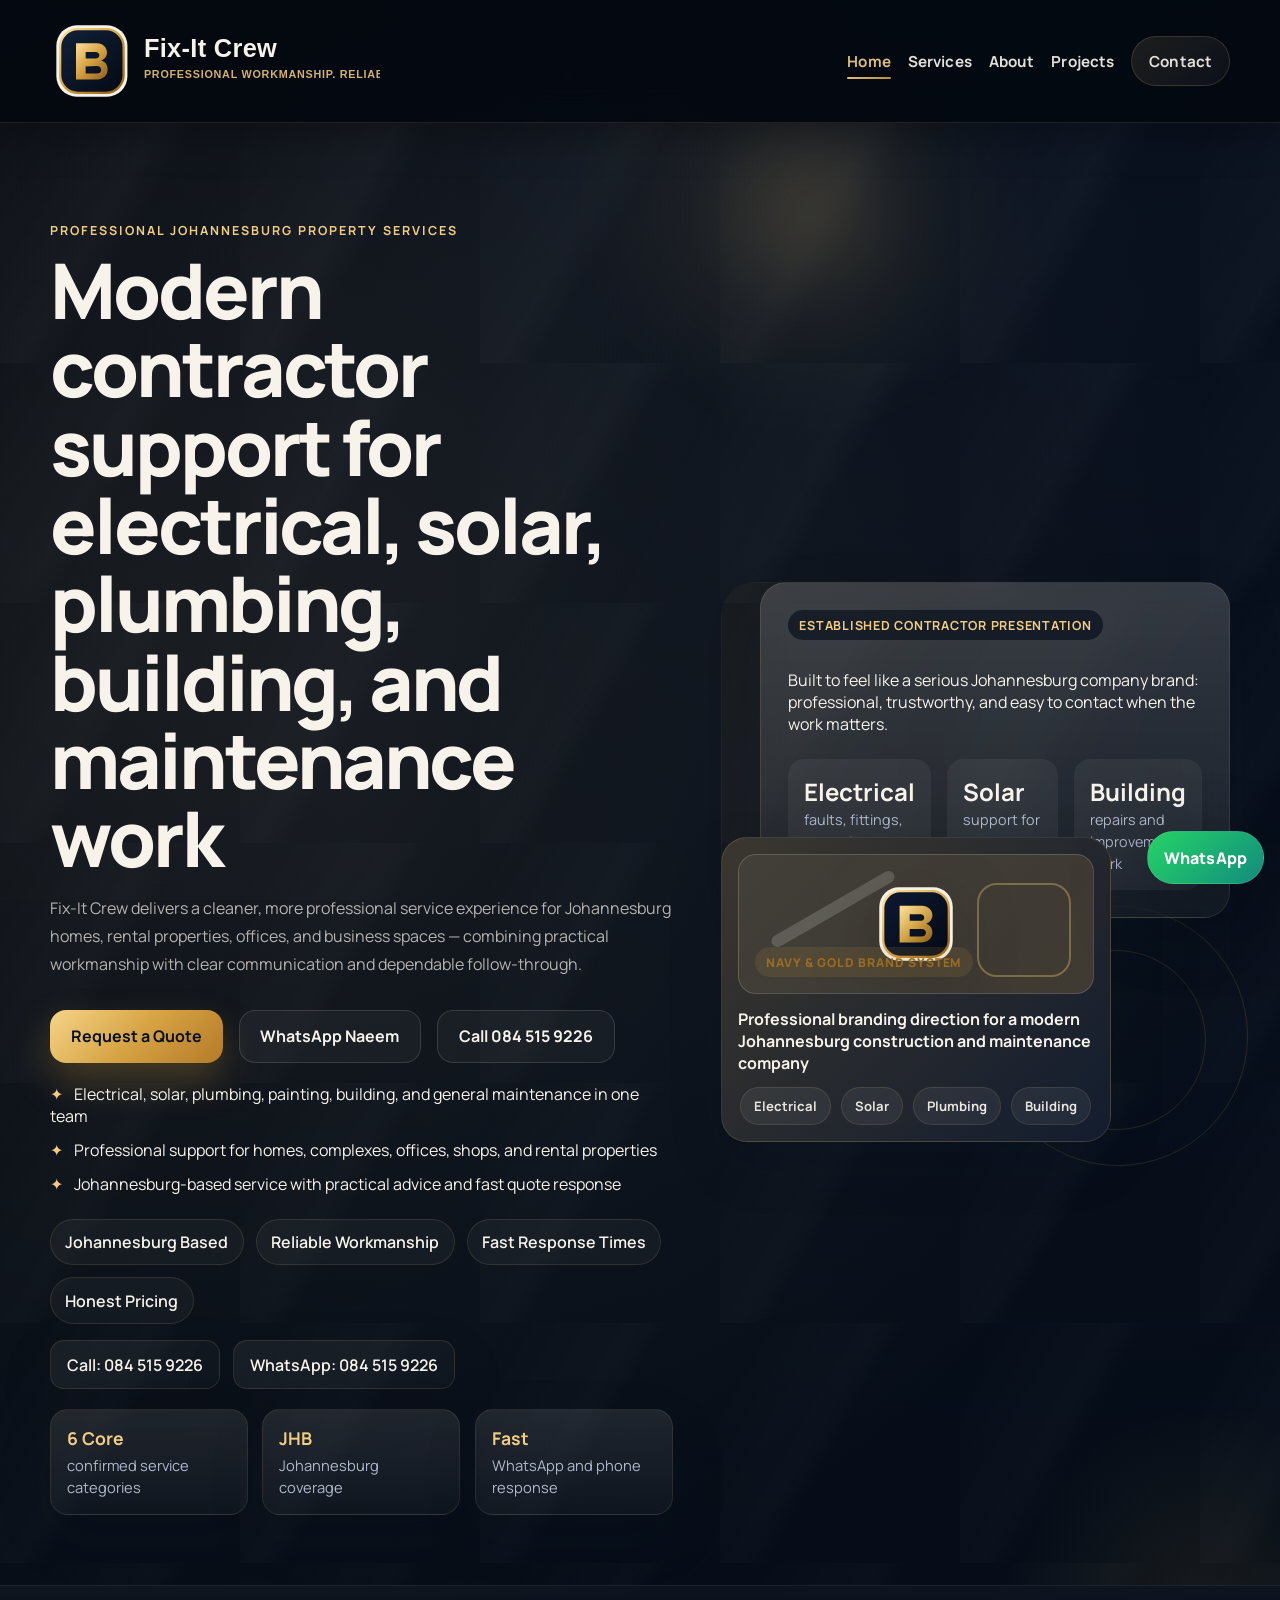
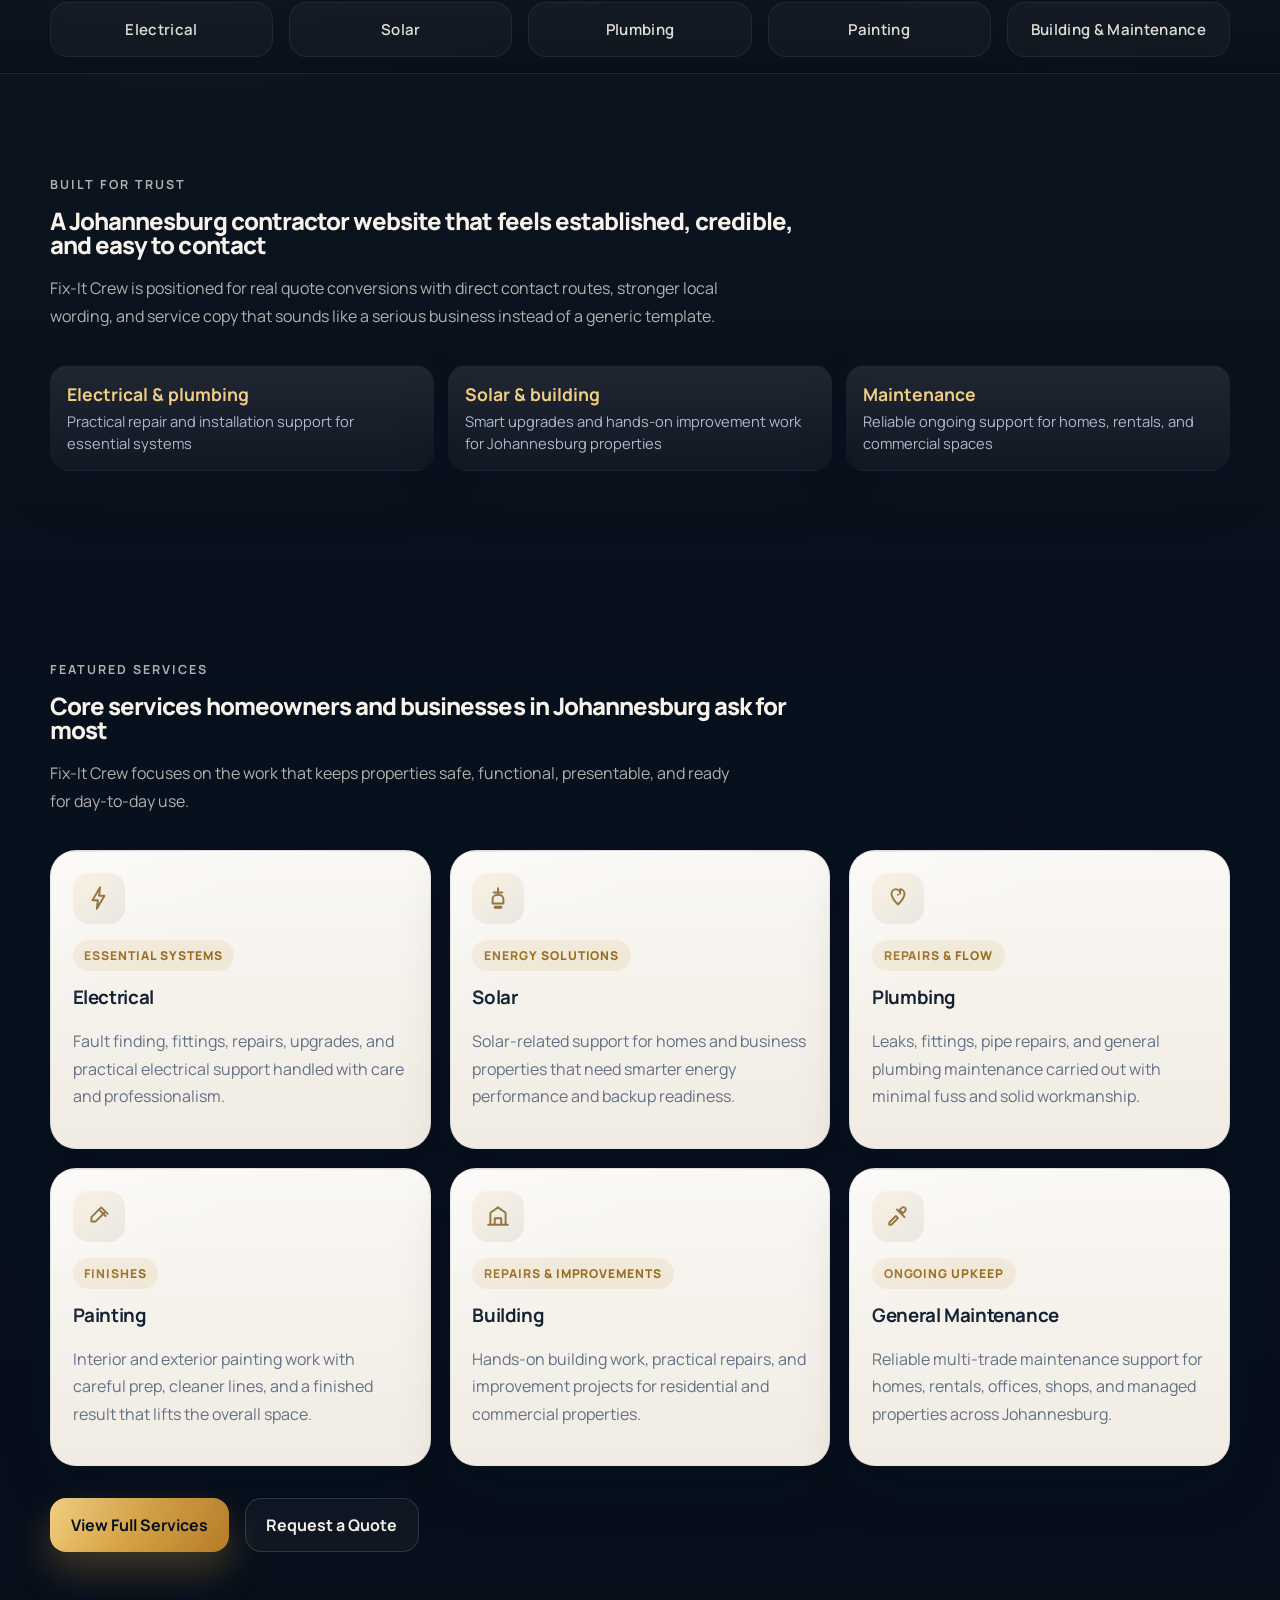
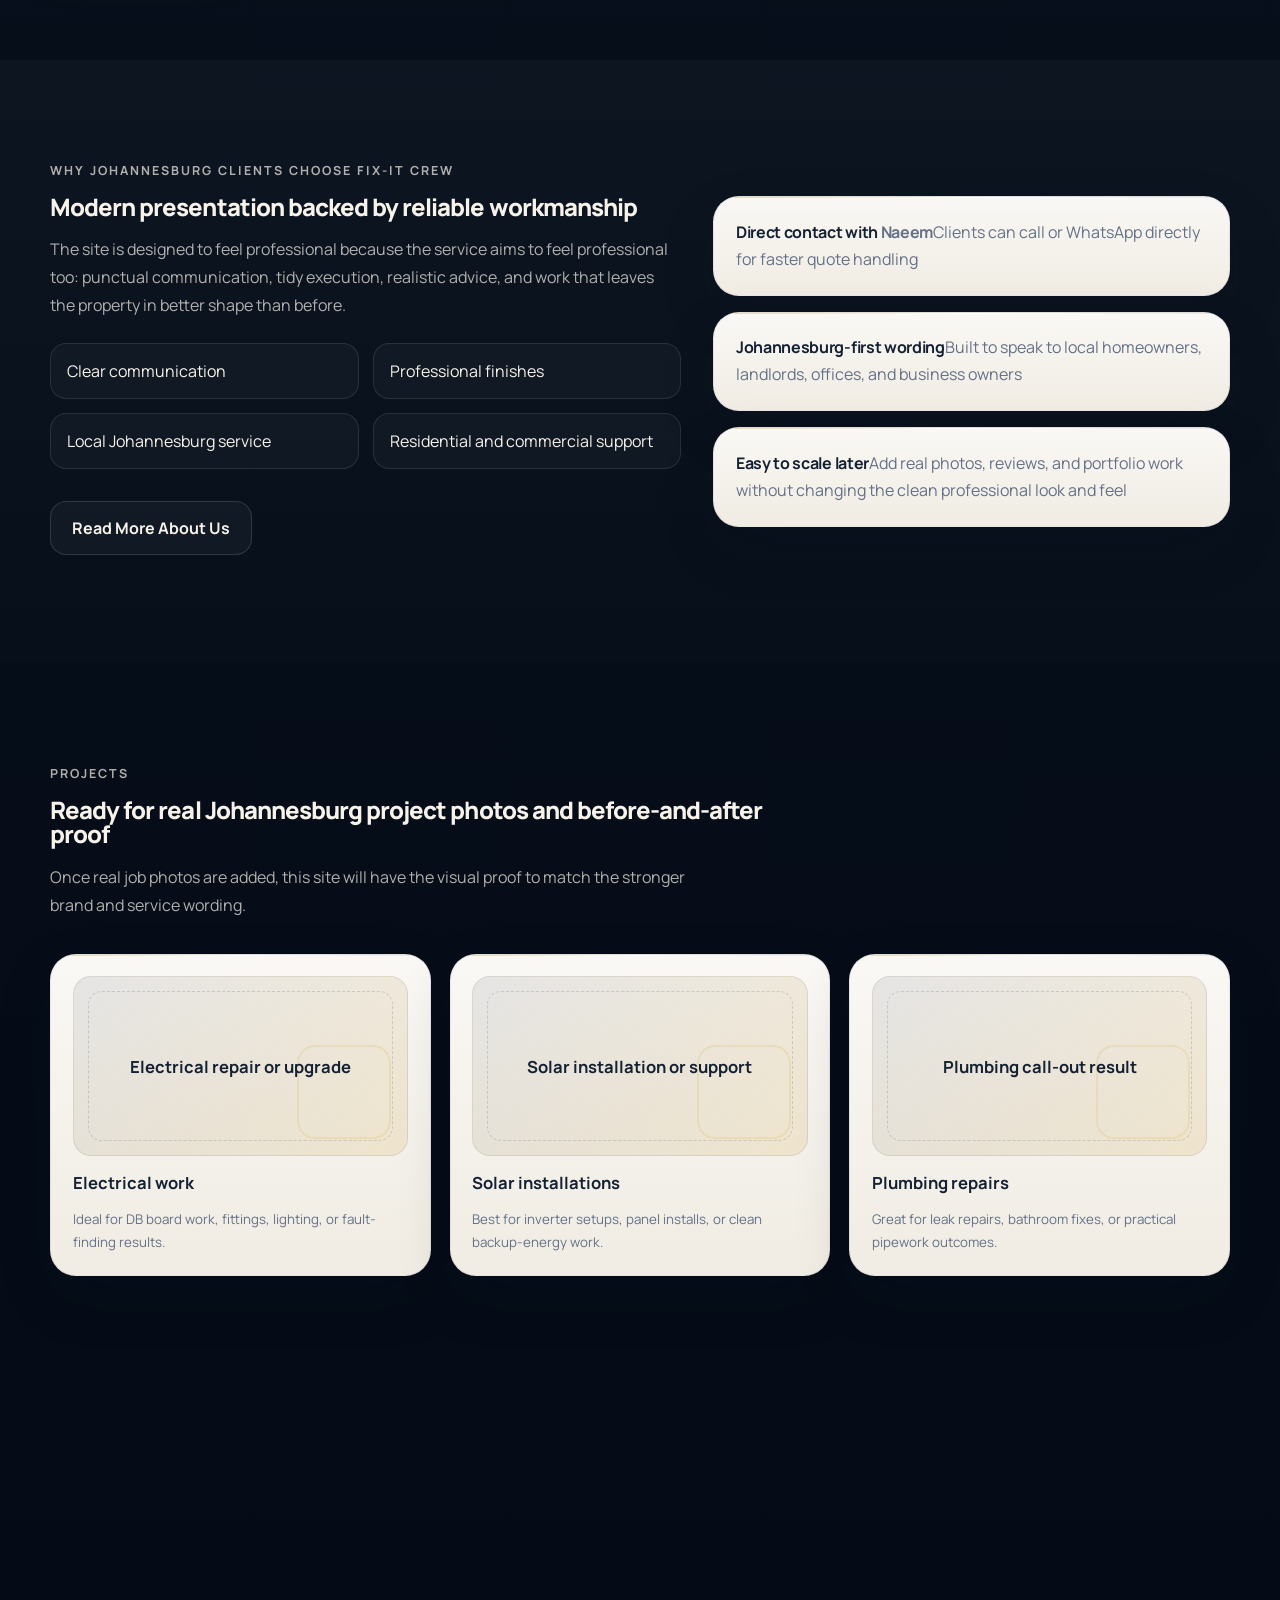
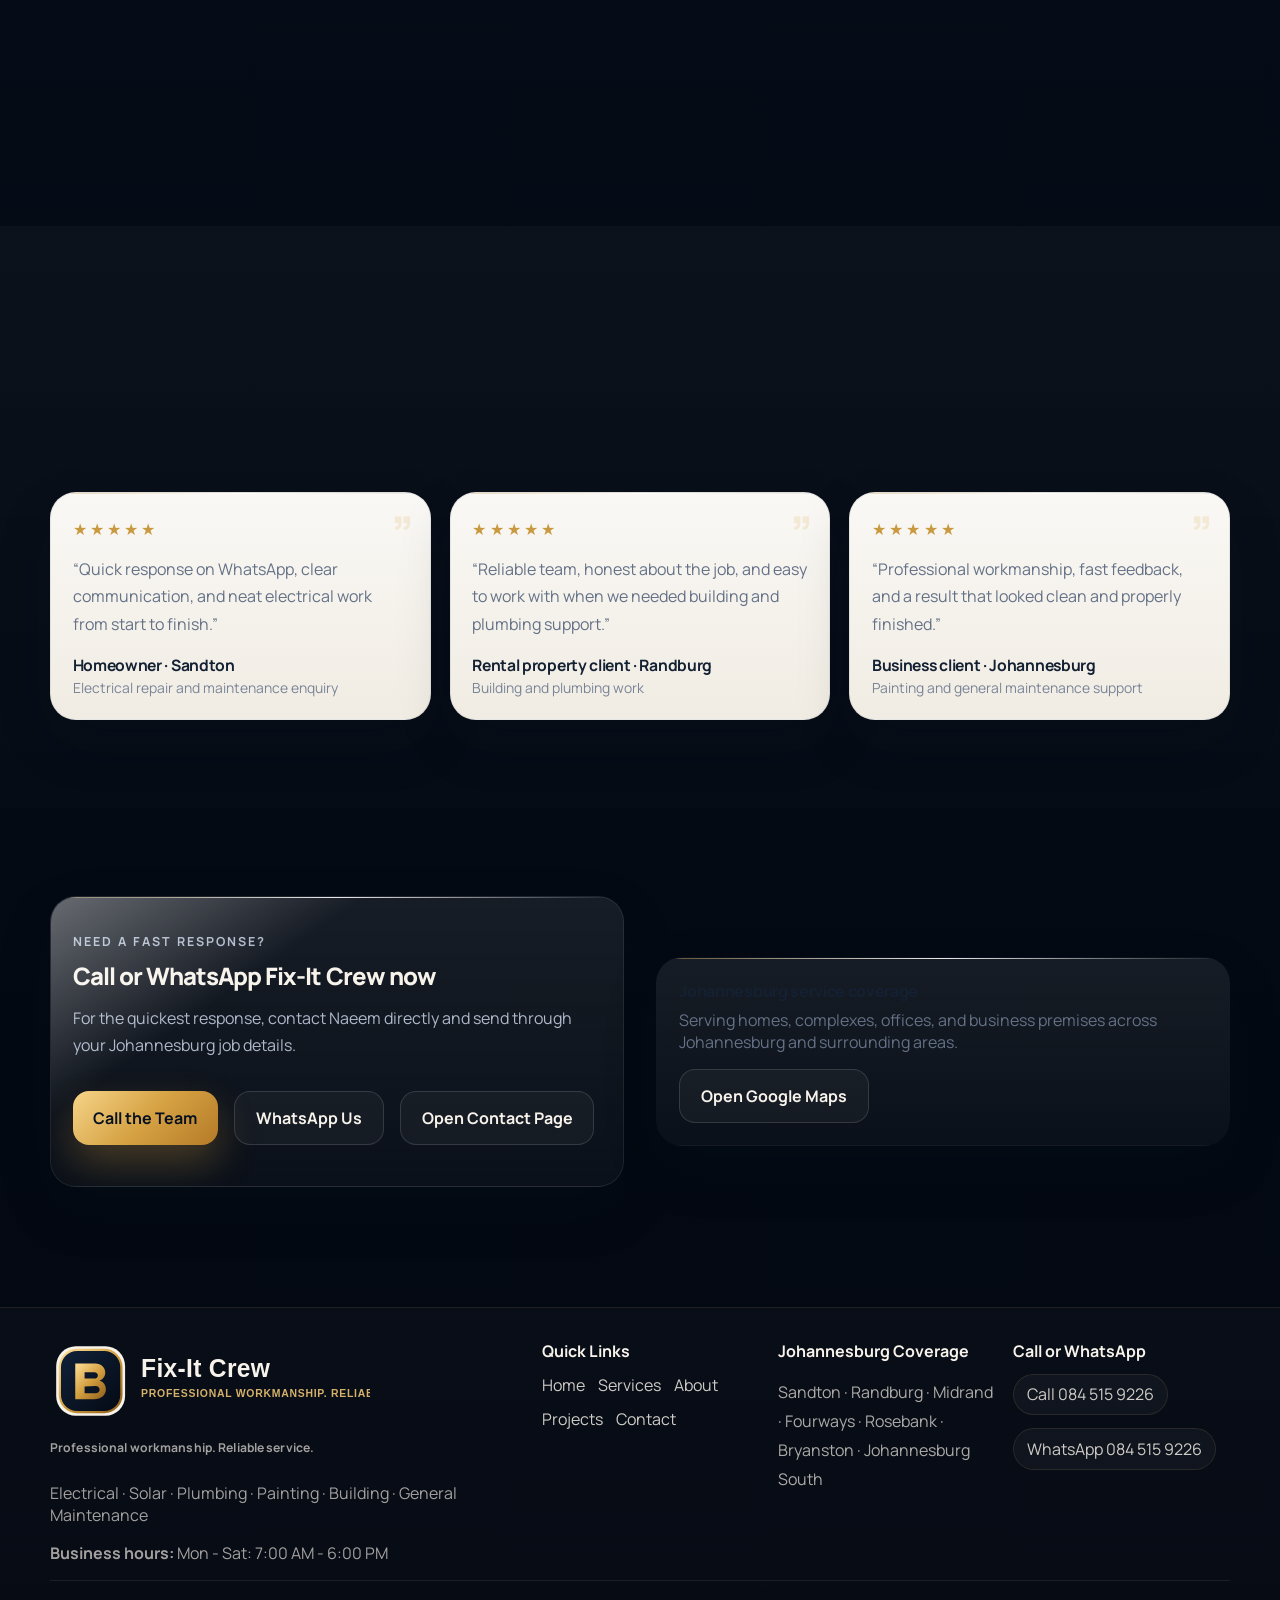
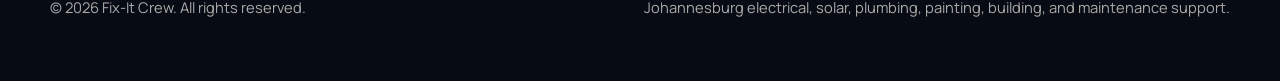
<file: index.html>
<!DOCTYPE html>
<html lang="en">
  <head>
    <meta charset="UTF-8" />
    <meta name="viewport" content="width=device-width, initial-scale=1.0" />
    <title>Fix-It Crew | Electrical, Solar, Plumbing & Building Services Johannesburg</title>
    <meta
      name="description"
      content="Fix-It Crew provides professional electrical, solar, plumbing, painting, building, and general maintenance services across Johannesburg, South Africa."
    />
    <meta
      name="keywords"
      content="electrical Johannesburg, solar installers Johannesburg, plumbing Johannesburg, painting Johannesburg, building maintenance Johannesburg"
    />
    <meta name="theme-color" content="#0b1630" />
    <meta property="og:title" content="Fix-It Crew | Trusted Johannesburg Property Services" />
    <meta property="og:description" content="Professional electrical, solar, plumbing, painting, building, and maintenance support across Johannesburg." />
    <meta property="og:type" content="website" />
    <meta property="og:url" content="https://ps420.github.io/fix-it-crew-site/" />
    <meta property="og:image" content="https://ps420.github.io/fix-it-crew-site/og-image.svg" />
    <meta property="og:site_name" content="Fix-It Crew" />
    <meta property="og:locale" content="en_ZA" />
    <meta name="twitter:card" content="summary_large_image" />
    <meta name="twitter:title" content="Fix-It Crew | Trusted Johannesburg Property Services" />
    <meta name="twitter:description" content="Professional electrical, solar, plumbing, painting, building, and maintenance support across Johannesburg." />
    <meta name="twitter:image" content="https://ps420.github.io/fix-it-crew-site/og-image.svg" />
    <link rel="canonical" href="https://ps420.github.io/fix-it-crew-site/" />
    <link rel="apple-touch-icon" href="assets/brand/logo-icon.svg" />
    <link rel="icon" type="image/svg+xml" href="assets/brand/favicon.svg" />
    <script type="application/ld+json">
      {
        "@context": "https://schema.org",
        "@type": "HomeAndConstructionBusiness",
        "name": "Fix-It Crew",
        "url": "https://ps420.github.io/fix-it-crew-site/",
        "telephone": "+27845159226",
        "address": {
          "@type": "PostalAddress",
          "addressLocality": "Johannesburg",
          "addressRegion": "Gauteng",
          "addressCountry": "ZA"
        },
        "areaServed": "Johannesburg, South Africa",
        "openingHours": "Mo-Sa 07:00-18:00",
        "description": "Fix-It Crew offers electrical, solar, plumbing, painting, building, and general maintenance services across Johannesburg."
      }
    </script>
    <link rel="preconnect" href="https://fonts.googleapis.com" />
    <link rel="preconnect" href="https://fonts.gstatic.com" crossorigin />
    <link href="https://fonts.googleapis.com/css2?family=Manrope:wght@400;500;600;700;800&display=swap" rel="stylesheet" />
    <link rel="stylesheet" href="styles.css?v=20260515-2218" />
  </head>
  <body>
    <a class="floating-whatsapp" data-link="whatsapp" href="https://wa.me/27845159226" target="_blank" rel="noreferrer" aria-label="Chat on WhatsApp"><span>WhatsApp</span></a>
    <a class="mobile-call" data-link="phone" href="tel:+27845159226">Call Now</a>

    <header class="site-header">
      <div class="container nav-wrap">
        <a href="index.html" class="brand"><img src="assets/brand/logo-horizontal.svg" alt="Fix-It Crew" class="brand-horizontal-logo" /></a>

        <button class="nav-toggle" aria-label="Open menu" aria-expanded="false" aria-controls="siteNav">☰</button>

        <nav class="site-nav" id="siteNav" aria-label="Primary navigation">
          <a href="index.html">Home</a>
          <a href="services.html">Services</a>
          <a href="about.html">About</a>
          <a href="projects.html">Projects</a>
          <a href="contact.html">Contact</a>
        </nav>
      </div>
    </header>

    <main class="page-shell">
      <section class="hero" id="home">
        <div class="hero-overlay-lines" aria-hidden="true"></div>
        <div class="hero-overlay-glow" aria-hidden="true"></div>
        <div class="container hero-grid">
          <div class="hero-copy reveal">
            <p class="eyebrow">Professional Johannesburg property services</p>
            <h1>Modern contractor support for electrical, solar, plumbing, building, and maintenance work</h1>
            <p class="hero-text">
              Fix-It Crew delivers a cleaner, more professional service experience for Johannesburg homes, rental properties, offices, and business spaces — combining practical workmanship with clear communication and dependable follow-through.
            </p>
            <div class="hero-actions">
              <a class="btn btn-gold glow" href="contact.html">Request a Quote</a>
              <a class="btn btn-outline" data-link="whatsapp" href="https://wa.me/27845159226" target="_blank" rel="noreferrer">WhatsApp Naeem</a>
              <a class="btn btn-outline-dark" data-link="phone" href="tel:+27845159226">Call 084 515 9226</a>
            </div>
            <ul class="hero-points">
              <li>Electrical, solar, plumbing, painting, building, and general maintenance in one team</li>
              <li>Professional support for homes, complexes, offices, shops, and rental properties</li>
              <li>Johannesburg-based service with practical advice and fast quote response</li>
            </ul>
            <div class="trust-badges">
              <span>Johannesburg Based</span>
              <span>Reliable Workmanship</span>
              <span>Fast Response Times</span>
              <span>Honest Pricing</span>
            </div>
            <div class="hero-contact-strip">
              <a data-link="phone" href="tel:+27845159226">Call: <span data-config="phoneDisplay">084 515 9226</span></a>
              <a data-link="whatsapp" href="https://wa.me/27845159226" target="_blank" rel="noreferrer">WhatsApp: <span data-config="whatsAppDisplay">084 515 9226</span></a>
            </div>
            <div class="hero-trust-stats reveal delay-1">
              <div><strong>6 Core</strong><span>confirmed service categories</span></div>
              <div><strong>JHB</strong><span>Johannesburg coverage</span></div>
              <div><strong>Fast</strong><span>WhatsApp and phone response</span></div>
            </div>
          </div>

          <div class="hero-visual reveal delay-1">
            <div class="hero-bg-grid" aria-hidden="true"></div>
            <div class="glass-card card-main pulse-soft hud-panel">
              <div class="panel-kicker">Established contractor presentation</div>
              <p>Built to feel like a serious Johannesburg company brand: professional, trustworthy, and easy to contact when the work matters.</p>
              <div class="stat-row">
                <div><strong>Electrical</strong><span>faults, fittings, upgrades</span></div>
                <div><strong>Solar</strong><span>support for smarter properties</span></div>
                <div><strong>Building</strong><span>repairs and improvement work</span></div>
              </div>
            </div>
            <div class="project-placeholder before-after premium-frame hero-showcase project-showcase-card">
              <div class="placeholder-visual tools-visual brand-showcase-visual">
                <img src="assets/brand/brand-mark.svg" alt="" class="hero-brand-emblem" />
                <span class="visual-badge">Navy &amp; gold brand system</span>
              </div>
              <span>Professional branding direction for a modern Johannesburg construction and maintenance company</span>
              <div class="hero-service-chips">
                <span>Electrical</span>
                <span>Solar</span>
                <span>Plumbing</span>
                <span>Building</span>
              </div>
            </div>
            <div class="hero-orbit orbit-one"></div>
            <div class="hero-orbit orbit-two"></div>
          </div>
        </div>
      </section>

      <section class="trust-strip">
        <div class="container trust-items reveal">
          <span>Electrical</span>
          <span>Solar</span>
          <span>Plumbing</span>
          <span>Painting</span>
          <span>Building &amp; Maintenance</span>
        </div>
      </section>

      <section class="section section-dark">
        <div class="container">
          <div class="section-head reveal">
            <p class="eyebrow">Built for trust</p>
            <h2>A Johannesburg contractor website that feels established, credible, and easy to contact</h2>
            <p>
              Fix-It Crew is positioned for real quote conversions with direct contact routes, stronger local wording, and service copy that sounds like a serious business instead of a generic template.
            </p>
          </div>
          <div class="stats-grid">
            <div class="stat-card reveal"><strong>Electrical &amp; plumbing</strong><span>Practical repair and installation support for essential systems</span></div>
            <div class="stat-card reveal delay-1"><strong>Solar &amp; building</strong><span>Smart upgrades and hands-on improvement work for Johannesburg properties</span></div>
            <div class="stat-card reveal delay-2"><strong>Maintenance</strong><span>Reliable ongoing support for homes, rentals, and commercial spaces</span></div>
          </div>
        </div>
      </section>

      <section class="section">
        <div class="container">
          <div class="section-head reveal">
            <p class="eyebrow">Featured Services</p>
            <h2>Core services homeowners and businesses in Johannesburg ask for most</h2>
            <p>Fix-It Crew focuses on the work that keeps properties safe, functional, presentable, and ready for day-to-day use.</p>
          </div>
          <div class="service-grid">
            <article class="service-card premium-card reveal"><div class="service-icon"><svg viewBox="0 0 24 24"><path d="M13 2L6 14h5l-1 8 7-12h-5l1-8z"/></svg></div><span class="service-tag">Essential systems</span><h3>Electrical</h3><p>Fault finding, fittings, repairs, upgrades, and practical electrical support handled with care and professionalism.</p></article>
            <article class="service-card premium-card reveal delay-1"><div class="service-icon"><svg viewBox="0 0 24 24"><path d="M12 3v6M8 7h8M7 13c0-2.2 2.2-4 5-4s5 1.8 5 4v4H7v-4zm2 7h6v1H9z"/></svg></div><span class="service-tag">Energy solutions</span><h3>Solar</h3><p>Solar-related support for homes and business properties that need smarter energy performance and backup readiness.</p></article>
            <article class="service-card premium-card reveal delay-2"><div class="service-icon"><svg viewBox="0 0 24 24"><path d="M14 4a4 4 0 014 4c0 4-6 10-6 10S6 12 6 8a4 4 0 018 0zM12 9h.01"/></svg></div><span class="service-tag">Repairs &amp; flow</span><h3>Plumbing</h3><p>Leaks, fittings, pipe repairs, and general plumbing maintenance carried out with minimal fuss and solid workmanship.</p></article>
            <article class="service-card premium-card reveal"><div class="service-icon"><svg viewBox="0 0 24 24"><path d="M14 4l6 6M13 5l-8 8v4h4l8-8M12 6l6 6"/></svg></div><span class="service-tag">Finishes</span><h3>Painting</h3><p>Interior and exterior painting work with careful prep, cleaner lines, and a finished result that lifts the overall space.</p></article>
            <article class="service-card premium-card reveal delay-1"><div class="service-icon"><svg viewBox="0 0 24 24"><path d="M3 20h18M5 20V9l7-5 7 5v11M9 20v-6h6v6"/></svg></div><span class="service-tag">Repairs &amp; improvements</span><h3>Building</h3><p>Hands-on building work, practical repairs, and improvement projects for residential and commercial properties.</p></article>
            <article class="service-card premium-card reveal delay-2"><div class="service-icon"><svg viewBox="0 0 24 24"><path d="M4 18l6-6 2 2-6 6H4zm9.5-11.5l2-2a2.1 2.1 0 013 3l-2 2-3-3zM11 6l7 7"/></svg></div><span class="service-tag">Ongoing upkeep</span><h3>General Maintenance</h3><p>Reliable multi-trade maintenance support for homes, rentals, offices, shops, and managed properties across Johannesburg.</p></article>
          </div>
          <div class="stacked-actions reveal delay-1">
            <a class="btn btn-gold" href="services.html">View Full Services</a>
            <a class="btn btn-outline-dark" href="contact.html">Request a Quote</a>
          </div>
        </div>
      </section>

      <section class="section section-dark">
        <div class="container about-grid">
          <div class="about-copy reveal">
            <p class="eyebrow">Why Johannesburg clients choose Fix-It Crew</p>
            <h2>Modern presentation backed by reliable workmanship</h2>
            <p>
              The site is designed to feel professional because the service aims to feel professional too: punctual communication, tidy execution, realistic advice, and work that leaves the property in better shape than before.
            </p>
            <div class="about-checks">
              <div>Clear communication</div>
              <div>Professional finishes</div>
              <div>Local Johannesburg service</div>
              <div>Residential and commercial support</div>
            </div>
            <div class="stacked-actions">
              <a class="btn btn-outline" href="about.html">Read More About Us</a>
            </div>
          </div>
          <div class="about-panel reveal delay-1">
            <div class="mini-card"><strong>Direct contact with <span data-config="contactPerson">Naeem</span></strong><span>Clients can call or WhatsApp directly for faster quote handling</span></div>
            <div class="mini-card"><strong>Johannesburg-first wording</strong><span>Built to speak to local homeowners, landlords, offices, and business owners</span></div>
            <div class="mini-card"><strong>Easy to scale later</strong><span>Add real photos, reviews, and portfolio work without changing the clean professional look and feel</span></div>
          </div>
        </div>
      </section>

      <section class="section">
        <div class="container">
          <div class="section-head reveal">
            <p class="eyebrow">Projects</p>
            <h2>Ready for real Johannesburg project photos and before-and-after proof</h2>
            <p>Once real job photos are added, this site will have the visual proof to match the stronger brand and service wording.</p>
          </div>
          <div class="gallery-grid masonry-grid premium-gallery-grid">
            <div class="gallery-card reveal"><div class="image-placeholder project-one"><span>Electrical repair or upgrade</span></div><span>Electrical work</span><small>Ideal for DB board work, fittings, lighting, or fault-finding results.</small></div>
            <div class="gallery-card reveal delay-1"><div class="image-placeholder project-two"><span>Solar installation or support</span></div><span>Solar installations</span><small>Best for inverter setups, panel installs, or clean backup-energy work.</small></div>
            <div class="gallery-card reveal delay-2"><div class="image-placeholder project-three"><span>Plumbing call-out result</span></div><span>Plumbing repairs</span><small>Great for leak repairs, bathroom fixes, or practical pipework outcomes.</small></div>
            <div class="gallery-card reveal"><div class="image-placeholder project-five"><span>Fresh interior or exterior finish</span></div><span>Painting projects</span><small>Use bright after-shots that clearly show the finish and presentation.</small></div>
            <div class="gallery-card reveal delay-1"><div class="image-placeholder project-six"><span>Structural repair or improvement job</span></div><span>Building work</span><small>Perfect for property improvements, repairs, and neat completed works.</small></div>
            <div class="gallery-card gallery-split reveal delay-2"><div class="split-header"><strong>Before</strong><strong>After</strong></div><div class="before-after-grid"><div class="image-placeholder before-box"><span>Before photo</span></div><div class="image-placeholder after-box"><span>After photo</span></div></div><span>Maintenance jobs</span><small>Strong for ongoing maintenance, upgrades, and visible property transformations.</small></div>
          </div>
          <div class="stacked-actions reveal delay-1">
            <a class="btn btn-gold" href="projects.html">Open Projects Page</a>
          </div>
        </div>
      </section>

      <section class="section section-dark">
        <div class="container">
          <div class="section-head reveal">
            <p class="eyebrow">Client Confidence</p>
            <h2>Copy built to sound trustworthy, local, and professional</h2>
            <p>The wording now reflects a real Johannesburg contractor business with a cleaner, more professional tone than the original flyer.</p>
          </div>
          <div class="review-grid">
            <article class="review-card reveal premium-testimonial-card"><div class="stars">★★★★★</div><p>“Quick response on WhatsApp, clear communication, and neat electrical work from start to finish.”</p><div class="review-meta"><strong>Homeowner · Sandton</strong><span>Electrical repair and maintenance enquiry</span></div></article>
            <article class="review-card reveal delay-1 premium-testimonial-card"><div class="stars">★★★★★</div><p>“Reliable team, honest about the job, and easy to work with when we needed building and plumbing support.”</p><div class="review-meta"><strong>Rental property client · Randburg</strong><span>Building and plumbing work</span></div></article>
            <article class="review-card reveal delay-2 premium-testimonial-card"><div class="stars">★★★★★</div><p>“Professional workmanship, fast feedback, and a result that looked clean and properly finished.”</p><div class="review-meta"><strong>Business client · Johannesburg</strong><span>Painting and general maintenance support</span></div></article>
          </div>
        </div>
      </section>

      <section class="section">
        <div class="container contact-layout">
          <div class="info-card dark-card reveal">
            <p class="eyebrow">Need a fast response?</p>
            <h2>Call or WhatsApp Fix-It Crew now</h2>
            <p>For the quickest response, contact <span data-config="contactPerson">Naeem</span> directly and send through your Johannesburg job details.</p>
            <div class="stacked-actions">
              <a class="btn btn-gold glow" data-link="phone" href="tel:+27845159226">Call the Team</a>
              <a class="btn btn-outline" data-link="whatsapp" href="https://wa.me/27845159226" target="_blank" rel="noreferrer">WhatsApp Us</a>
              <a class="btn btn-outline-dark" href="contact.html">Open Contact Page</a>
            </div>
          </div>
          <div class="map-card reveal delay-1">
            <strong>Johannesburg service coverage</strong>
            <p>Serving homes, complexes, offices, and business premises across Johannesburg and surrounding areas.</p>
            <a class="btn btn-outline-dark" data-link="maps" href="https://maps.google.com/?q=Johannesburg,+South+Africa" target="_blank" rel="noreferrer">Open Google Maps</a>
          </div>
        </div>
      </section>
    </main>

    <footer class="site-footer">
      <div class="container footer-wrap">
        <div class="footer-brand-block">
          <img src="assets/brand/logo-horizontal.svg" alt="Fix-It Crew" class="footer-horizontal-logo" />
          <p class="footer-brand-label">Professional workmanship. Reliable service.</p>
          <p data-config="coreServicesInline">Electrical · Solar · Plumbing · Painting · Building · General Maintenance</p>
          <p class="footer-hours"><strong>Business hours:</strong> <span data-config="businessHoursText">Mon - Sat: 7:00 AM - 6:00 PM</span></p>
        </div>
        <div class="footer-columns">
          <div>
            <strong>Quick Links</strong>
            <div class="footer-links">
              <a href="index.html">Home</a>
              <a href="services.html">Services</a>
              <a href="about.html">About</a>
              <a href="projects.html">Projects</a>
              <a href="contact.html">Contact</a>
            </div>
          </div>
          <div>
            <strong>Johannesburg Coverage</strong>
            <p class="footer-area-list" data-config="localAreasInline">Sandton · Randburg · Midrand · Fourways · Rosebank · Bryanston · Johannesburg South</p>
          </div>
          <div>
            <strong>Call or WhatsApp</strong>
            <div class="footer-socials">
              <a data-link="phone" href="tel:+27845159226">Call <span data-config="phoneDisplay">084 515 9226</span></a>
              <a data-link="whatsapp" href="https://wa.me/27845159226" target="_blank" rel="noreferrer">WhatsApp <span data-config="whatsAppDisplay">084 515 9226</span></a>
            </div>
          </div>
        </div>
      </div>
      <div class="container footer-bottom">
        <span>© <span id="currentYear"></span> <span data-config="businessName">Fix-It Crew</span>. All rights reserved.</span>
        <span>Johannesburg electrical, solar, plumbing, painting, building, and maintenance support.</span>
      </div>
    </footer>

    <script src="script.js?v=20260515-2218"></script>
  </body>
</html>
</file>
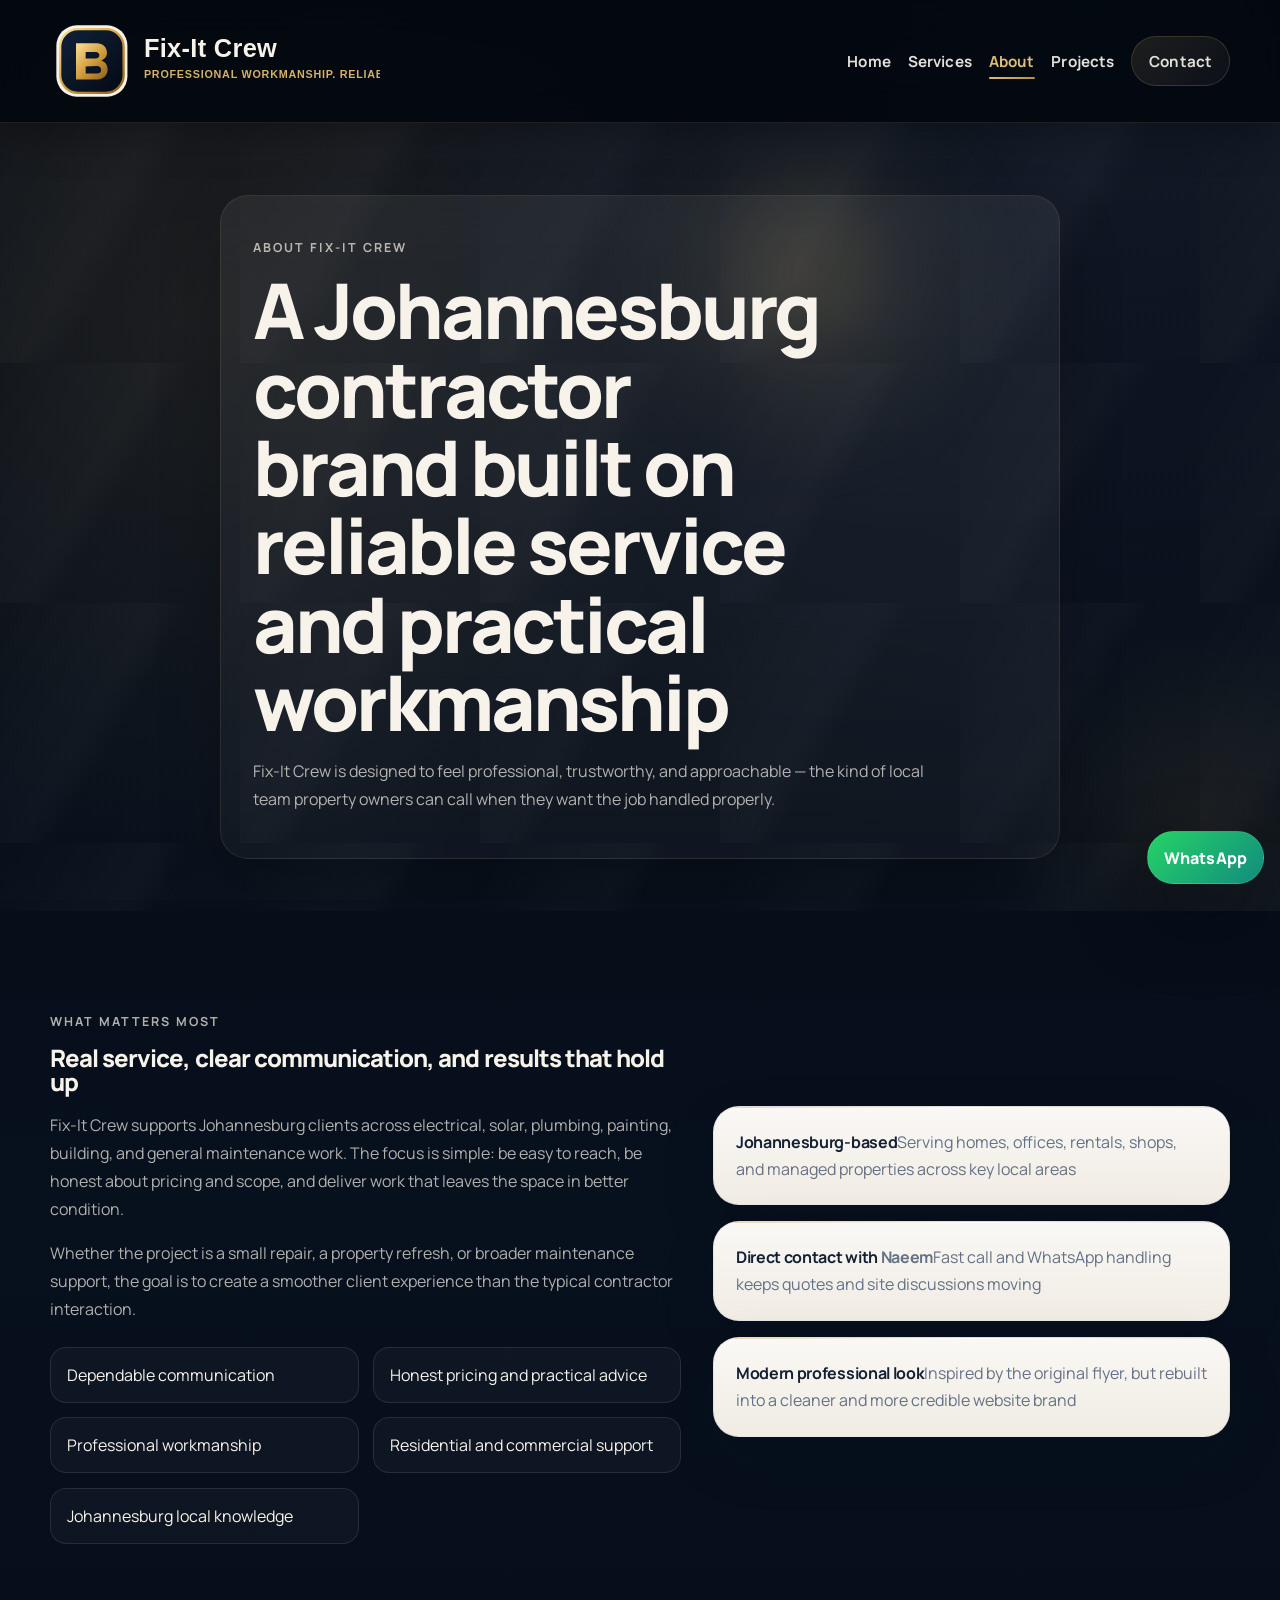
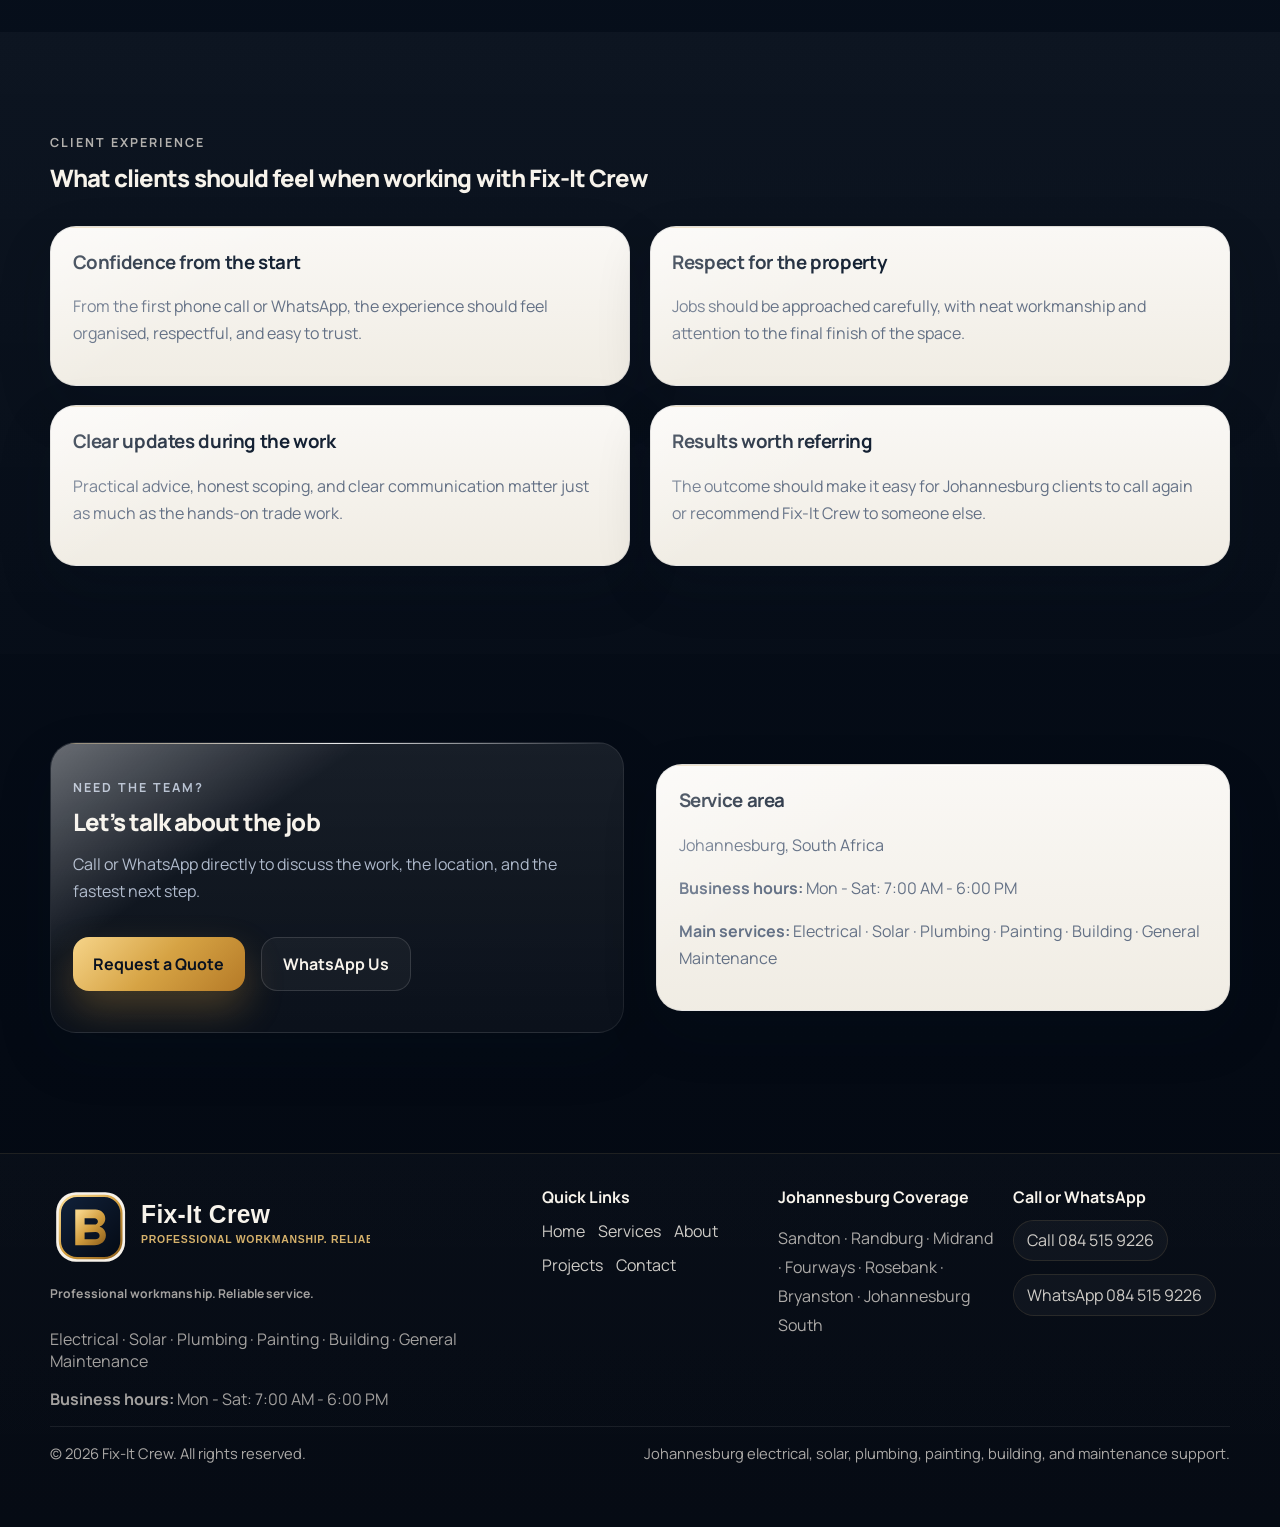
<file: about.html>
<!DOCTYPE html>
<html lang="en">
  <head>
    <meta charset="UTF-8" />
    <meta name="viewport" content="width=device-width, initial-scale=1.0" />
    <title>About | Fix-It Crew Johannesburg</title>
    <meta name="description" content="Learn more about Fix-It Crew, a Johannesburg-based business offering reliable electrical, solar, plumbing, painting, building, and maintenance services." />
    <meta name="keywords" content="about Fix-It Crew Johannesburg, contractor Johannesburg, maintenance company Johannesburg" />
    <meta name="theme-color" content="#0b1630" />
    <meta property="og:title" content="About Fix-It Crew | Johannesburg Property Services" />
    <meta property="og:description" content="A trustworthy Johannesburg contractor brand focused on professional workmanship, clear communication, and dependable service." />
    <meta property="og:type" content="website" />
    <meta property="og:url" content="https://ps420.github.io/fix-it-crew-site/about.html" />
    <meta property="og:image" content="https://ps420.github.io/fix-it-crew-site/og-image.svg" />
    <meta property="og:site_name" content="Fix-It Crew" />
    <meta property="og:locale" content="en_ZA" />
    <meta name="twitter:card" content="summary_large_image" />
    <meta name="twitter:title" content="About Fix-It Crew | Johannesburg Property Services" />
    <meta name="twitter:description" content="A trustworthy Johannesburg contractor brand focused on professional workmanship, clear communication, and dependable service." />
    <meta name="twitter:image" content="https://ps420.github.io/fix-it-crew-site/og-image.svg" />
    <link rel="canonical" href="https://ps420.github.io/fix-it-crew-site/about.html" />
    <link rel="apple-touch-icon" href="assets/brand/logo-icon.svg" />
    <link rel="icon" type="image/svg+xml" href="assets/brand/favicon.svg" />
    <link rel="preconnect" href="https://fonts.googleapis.com" /><link rel="preconnect" href="https://fonts.gstatic.com" crossorigin />
    <link href="https://fonts.googleapis.com/css2?family=Manrope:wght@400;500;600;700;800&display=swap" rel="stylesheet" />
    <link rel="stylesheet" href="styles.css?v=20260515-2218" />
  </head>
  <body>
    <a class="floating-whatsapp" data-link="whatsapp" href="https://wa.me/27845159226" target="_blank" rel="noreferrer" aria-label="Chat on WhatsApp"><span>WhatsApp</span></a>
    <a class="mobile-call" data-link="phone" href="tel:+27845159226">Call Now</a>
    <header class="site-header"><div class="container nav-wrap"><a href="index.html" class="brand"><img src="assets/brand/logo-horizontal.svg" alt="Fix-It Crew" class="brand-horizontal-logo" /></a><button class="nav-toggle" aria-label="Open menu" aria-expanded="false" aria-controls="siteNav">☰</button><nav class="site-nav" id="siteNav" aria-label="Primary navigation"><a href="index.html">Home</a><a href="services.html">Services</a><a href="about.html">About</a><a href="projects.html">Projects</a><a href="contact.html">Contact</a></nav></div></header>

    <main class="page-shell">
      <section class="page-hero section-dark">
        <div class="page-hero-lines" aria-hidden="true"></div>
        <div class="page-hero-glow" aria-hidden="true"></div>
        <div class="container page-hero-grid compact">
          <div class="page-hero-copy reveal">
            <p class="eyebrow">About Fix-It Crew</p>
            <h1>A Johannesburg contractor brand built on reliable service and practical workmanship</h1>
            <p class="lead-text">Fix-It Crew is designed to feel professional, trustworthy, and approachable — the kind of local team property owners can call when they want the job handled properly.</p>
          </div>
        </div>
      </section>

      <section class="page-section">
        <div class="container about-grid">
          <div class="about-copy reveal">
            <p class="eyebrow">What matters most</p>
            <h2>Real service, clear communication, and results that hold up</h2>
            <p>Fix-It Crew supports Johannesburg clients across electrical, solar, plumbing, painting, building, and general maintenance work. The focus is simple: be easy to reach, be honest about pricing and scope, and deliver work that leaves the space in better condition.</p>
            <p>Whether the project is a small repair, a property refresh, or broader maintenance support, the goal is to create a smoother client experience than the typical contractor interaction.</p>
            <div class="about-checks">
              <div>Dependable communication</div><div>Honest pricing and practical advice</div>
              <div>Professional workmanship</div>
              <div>Residential and commercial support</div>
              <div>Johannesburg local knowledge</div>
            </div>
          </div>
          <div class="about-panel reveal delay-1">
            <div class="mini-card"><strong>Johannesburg-based</strong><span>Serving homes, offices, rentals, shops, and managed properties across key local areas</span></div>
            <div class="mini-card"><strong>Direct contact with <span data-config="contactPerson">Naeem</span></strong><span>Fast call and WhatsApp handling keeps quotes and site discussions moving</span></div>
            <div class="mini-card"><strong>Modern professional look</strong><span>Inspired by the original flyer, but rebuilt into a cleaner and more credible website brand</span></div>
          </div>
        </div>
      </section>

      <section class="page-section section-dark">
        <div class="container">
          <div class="section-head reveal"><p class="eyebrow">Client experience</p><h2>What clients should feel when working with Fix-It Crew</h2></div>
          <div class="detail-grid two-col">
            <div class="detail-card reveal"><h3>Confidence from the start</h3><p>From the first phone call or WhatsApp, the experience should feel organised, respectful, and easy to trust.</p></div>
            <div class="detail-card reveal delay-1"><h3>Respect for the property</h3><p>Jobs should be approached carefully, with neat workmanship and attention to the final finish of the space.</p></div>
            <div class="detail-card reveal"><h3>Clear updates during the work</h3><p>Practical advice, honest scoping, and clear communication matter just as much as the hands-on trade work.</p></div>
            <div class="detail-card reveal delay-1"><h3>Results worth referring</h3><p>The outcome should make it easy for Johannesburg clients to call again or recommend Fix-It Crew to someone else.</p></div>
          </div>
        </div>
      </section>

      <section class="page-section">
        <div class="container contact-layout">
          <div class="info-card dark-card reveal">
            <p class="eyebrow">Need the team?</p>
            <h2>Let’s talk about the job</h2>
            <p>Call or WhatsApp directly to discuss the work, the location, and the fastest next step.</p>
            <div class="stacked-actions"><a class="btn btn-gold glow" href="contact.html">Request a Quote</a><a class="btn btn-outline" data-link="whatsapp" href="https://wa.me/27845159226" target="_blank" rel="noreferrer">WhatsApp Us</a></div>
          </div>
          <div class="detail-card reveal delay-1"><h3>Service area</h3><p><span data-config="serviceArea">Johannesburg, South Africa</span></p><p><strong>Business hours:</strong> <span data-config="businessHoursText">Mon - Sat: 7:00 AM - 6:00 PM</span></p><p><strong>Main services:</strong> <span data-config="coreServicesInline">Electrical · Solar · Plumbing · Painting · Building · General Maintenance</span></p></div>
        </div>
      </section>
    </main>

    <footer class="site-footer">
      <div class="container footer-wrap">
        <div class="footer-brand-block">
          <img src="assets/brand/logo-horizontal.svg" alt="Fix-It Crew" class="footer-horizontal-logo" />
          <p class="footer-brand-label">Professional workmanship. Reliable service.</p>
          <p data-config="coreServicesInline">Electrical · Solar · Plumbing · Painting · Building · General Maintenance</p>
          <p class="footer-hours"><strong>Business hours:</strong> <span data-config="businessHoursText">Mon - Sat: 7:00 AM - 6:00 PM</span></p>
        </div>
        <div class="footer-columns">
          <div>
            <strong>Quick Links</strong>
            <div class="footer-links">
              <a href="index.html">Home</a>
              <a href="services.html">Services</a>
              <a href="about.html">About</a>
              <a href="projects.html">Projects</a>
              <a href="contact.html">Contact</a>
            </div>
          </div>
          <div>
            <strong>Johannesburg Coverage</strong>
            <p class="footer-area-list" data-config="localAreasInline">Sandton · Randburg · Midrand · Fourways · Rosebank · Bryanston · Johannesburg South</p>
          </div>
          <div>
            <strong>Call or WhatsApp</strong>
            <div class="footer-socials">
              <a data-link="phone" href="tel:+27845159226">Call <span data-config="phoneDisplay">084 515 9226</span></a>
              <a data-link="whatsapp" href="https://wa.me/27845159226" target="_blank" rel="noreferrer">WhatsApp <span data-config="whatsAppDisplay">084 515 9226</span></a>
            </div>
          </div>
        </div>
      </div>
      <div class="container footer-bottom">
        <span>© <span id="currentYear"></span> <span data-config="businessName">Fix-It Crew</span>. All rights reserved.</span>
        <span>Johannesburg electrical, solar, plumbing, painting, building, and maintenance support.</span>
      </div>
    </footer>
    <script src="script.js?v=20260515-2218"></script>
  </body>
</html>
</file>
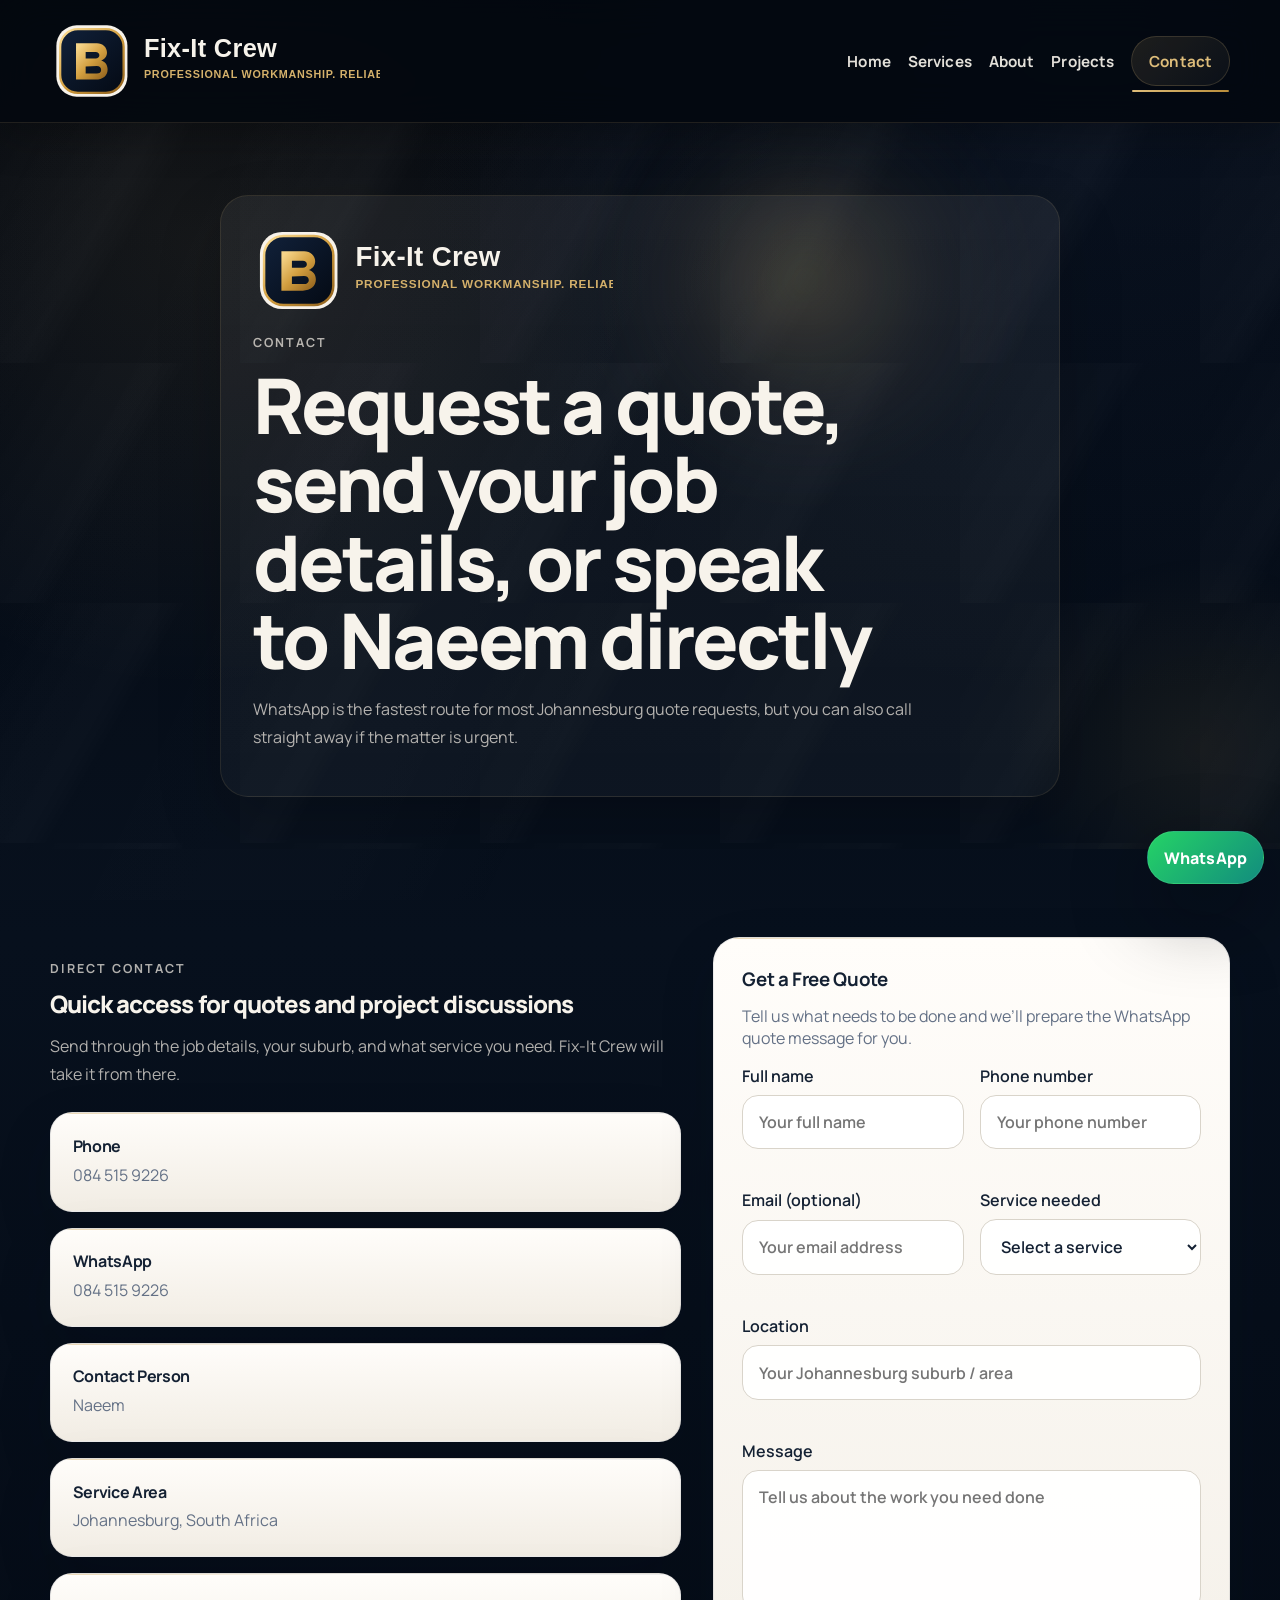
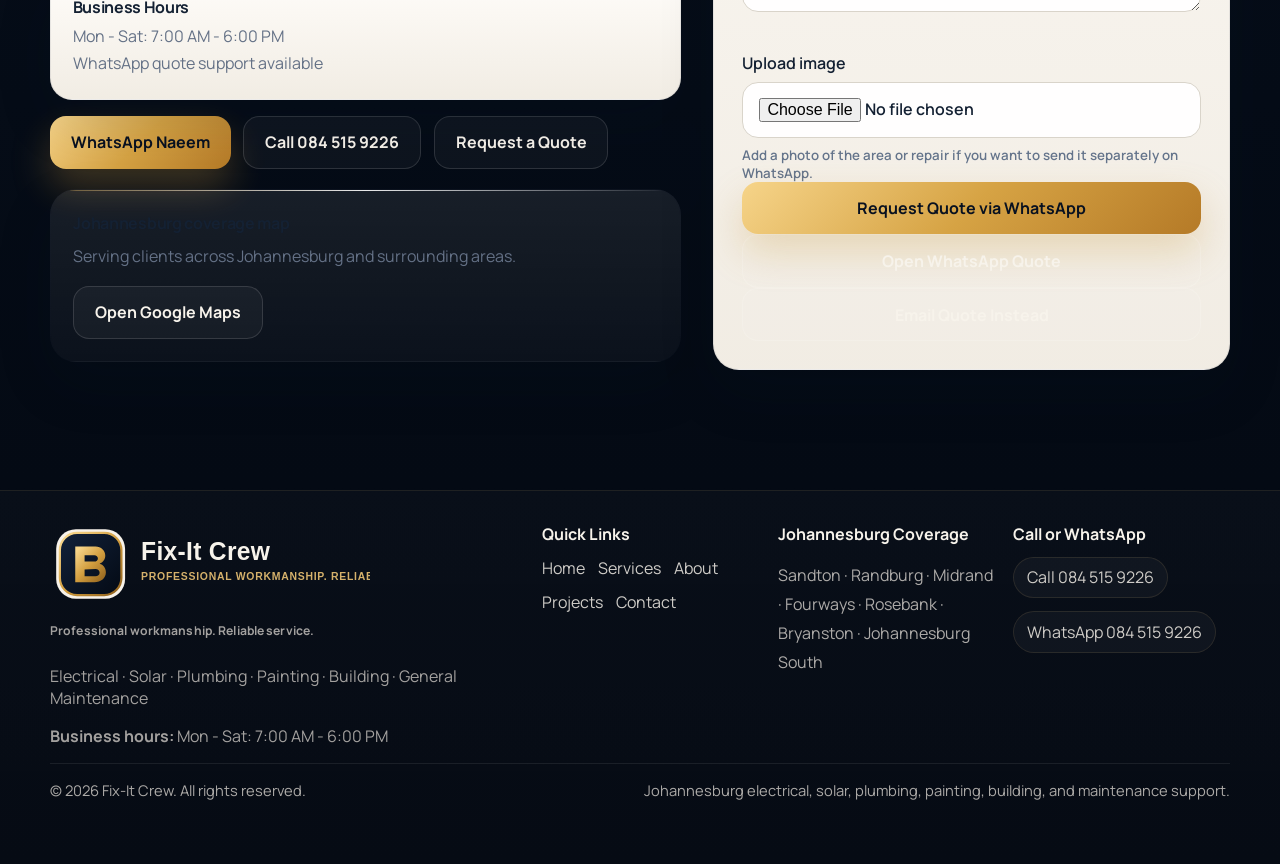
<file: contact.html>
<!DOCTYPE html>
<html lang="en">
  <head>
    <meta charset="UTF-8" />
    <meta name="viewport" content="width=device-width, initial-scale=1.0" />
    <title>Contact | Fix-It Crew Johannesburg</title>
    <meta name="description" content="Contact Fix-It Crew for Johannesburg electrical, solar, plumbing, painting, building, and maintenance services by phone or WhatsApp." />
    <meta name="keywords" content="contact Fix-It Crew Johannesburg, WhatsApp contractor Johannesburg, call electrician Johannesburg" />
    <meta name="theme-color" content="#0b1630" />
    <meta property="og:title" content="Contact Fix-It Crew | Johannesburg Property Services" />
    <meta property="og:description" content="Call or WhatsApp Fix-It Crew for professional electrical, solar, plumbing, painting, building, and maintenance work in Johannesburg." />
    <meta property="og:type" content="website" />
    <meta property="og:url" content="https://ps420.github.io/fix-it-crew-site/contact.html" />
    <meta property="og:image" content="https://ps420.github.io/fix-it-crew-site/og-image.svg" />
    <meta property="og:site_name" content="Fix-It Crew" />
    <meta property="og:locale" content="en_ZA" />
    <meta name="twitter:card" content="summary_large_image" />
    <meta name="twitter:title" content="Contact Fix-It Crew | Johannesburg Property Services" />
    <meta name="twitter:description" content="Call or WhatsApp Fix-It Crew for professional electrical, solar, plumbing, painting, building, and maintenance work in Johannesburg." />
    <meta name="twitter:image" content="https://ps420.github.io/fix-it-crew-site/og-image.svg" />
    <link rel="canonical" href="https://ps420.github.io/fix-it-crew-site/contact.html" />
    <link rel="apple-touch-icon" href="assets/brand/logo-icon.svg" />
    <link rel="icon" type="image/svg+xml" href="assets/brand/favicon.svg" />
    <link rel="preconnect" href="https://fonts.googleapis.com" /><link rel="preconnect" href="https://fonts.gstatic.com" crossorigin />
    <link href="https://fonts.googleapis.com/css2?family=Manrope:wght@400;500;600;700;800&display=swap" rel="stylesheet" />
    <link rel="stylesheet" href="styles.css?v=20260515-2218" />
  </head>
  <body>
    <a class="floating-whatsapp" data-link="whatsapp" href="https://wa.me/27845159226" target="_blank" rel="noreferrer" aria-label="Chat on WhatsApp"><span>WhatsApp</span></a>
    <a class="mobile-call" data-link="phone" href="tel:+27845159226">Call Now</a>
    <header class="site-header"><div class="container nav-wrap"><a href="index.html" class="brand"><img src="assets/brand/logo-horizontal.svg" alt="Fix-It Crew" class="brand-horizontal-logo" /></a><button class="nav-toggle" aria-label="Open menu" aria-expanded="false" aria-controls="siteNav">☰</button><nav class="site-nav" id="siteNav" aria-label="Primary navigation"><a href="index.html">Home</a><a href="services.html">Services</a><a href="about.html">About</a><a href="projects.html">Projects</a><a href="contact.html">Contact</a></nav></div></header>

    <main class="page-shell">
      <section class="page-hero">
        <div class="page-hero-lines" aria-hidden="true"></div>
        <div class="page-hero-glow" aria-hidden="true"></div>
        <div class="container page-hero-grid compact">
          <div class="page-hero-copy reveal">
            <img src="assets/brand/logo-horizontal.svg" alt="Fix-It Crew" class="page-hero-logo" />
            <p class="eyebrow">Contact</p>
            <h1>Request a quote, send your job details, or speak to Naeem directly</h1>
            <p class="lead-text">WhatsApp is the fastest route for most Johannesburg quote requests, but you can also call straight away if the matter is urgent.</p>
          </div>
        </div>
      </section>

      <section class="page-section">
        <div class="container contact-grid">
          <div class="contact-copy reveal">
            <p class="eyebrow">Direct contact</p>
            <h2>Quick access for quotes and project discussions</h2>
            <p>Send through the job details, your suburb, and what service you need. Fix-It Crew will take it from there.</p>
            <div class="contact-cards">
              <a class="contact-card" data-link="phone" href="tel:+27845159226"><strong>Phone</strong><span data-config="phoneDisplay">084 515 9226</span></a>
              <a class="contact-card" data-link="whatsapp" href="https://wa.me/27845159226" target="_blank" rel="noreferrer"><strong>WhatsApp</strong><span data-config="whatsAppDisplay">084 515 9226</span></a>
              <div class="contact-card"><strong>Contact Person</strong><span data-config="contactPerson">Naeem</span></div>
              <div class="contact-card"><strong>Service Area</strong><span data-config="serviceArea">Johannesburg, South Africa</span></div>
              <div class="contact-card"><strong>Business Hours</strong><span data-config="businessHours">Mon - Sat: 7:00 AM - 6:00 PM<br />WhatsApp quote support available</span></div>
            </div>
            <div class="contact-actions"><a class="btn btn-gold glow" data-link="whatsapp" href="https://wa.me/27845159226" target="_blank" rel="noreferrer">WhatsApp Naeem</a><a class="btn btn-outline-dark" data-link="phone" href="tel:+27845159226">Call 084 515 9226</a><a class="btn btn-outline" href="#quoteForm">Request a Quote</a></div>
            <div class="map-card reveal delay-1"><strong>Johannesburg coverage map</strong><p>Serving clients across Johannesburg and surrounding areas.</p><a class="btn btn-outline-dark" data-link="maps" href="https://maps.google.com/?q=Johannesburg,+South+Africa" target="_blank" rel="noreferrer">Open Google Maps</a></div>
          </div>

          <form class="quote-form reveal delay-1" id="quoteForm" novalidate>
            <h3>Get a Free Quote</h3>
            <p class="form-intro">Tell us what needs to be done and we’ll prepare the WhatsApp quote message for you.</p>
            <p class="form-status" id="formStatus" aria-live="polite"></p>
            <div class="form-grid">
              <label>Full name<input type="text" name="fullName" placeholder="Your full name" required /><small class="field-error" data-error-for="fullName"></small></label>
              <label>Phone number<input type="tel" name="phone" placeholder="Your phone number" required /><small class="field-error" data-error-for="phone"></small></label>
              <label>Email (optional)<input type="email" name="email" placeholder="Your email address" /><small class="field-error" data-error-for="email"></small></label>
              <label>Service needed<select name="service" required><option value="">Select a service</option></select><small class="field-error" data-error-for="service"></small></label>
              <label class="full-width">Location<input type="text" name="location" placeholder="Your Johannesburg suburb / area" required /><small class="field-error" data-error-for="location"></small></label>
              <label class="full-width">Message<textarea name="message" rows="5" placeholder="Tell us about the work you need done" required></textarea><small class="field-error" data-error-for="message"></small></label>
              <label class="full-width file-field">Upload image<input type="file" name="projectImage" accept="image/*" /><small>Add a photo of the area or repair if you want to send it separately on WhatsApp.</small></label>
            </div>
            <button type="submit" class="btn btn-gold glow btn-block">Request Quote via WhatsApp</button>
            <a id="whatsAppQuoteLink" class="btn btn-outline btn-block" href="https://wa.me/27845159226" target="_blank" rel="noreferrer">Open WhatsApp Quote</a>
            <a id="emailQuoteLink" class="btn btn-outline btn-block" href="https://wa.me/27845159226" hidden>Email Quote Instead</a>
          </form>
        </div>
      </section>
    </main>

    <footer class="site-footer">
      <div class="container footer-wrap">
        <div class="footer-brand-block">
          <img src="assets/brand/logo-horizontal.svg" alt="Fix-It Crew" class="footer-horizontal-logo" />
          <p class="footer-brand-label">Professional workmanship. Reliable service.</p>
          <p data-config="coreServicesInline">Electrical · Solar · Plumbing · Painting · Building · General Maintenance</p>
          <p class="footer-hours"><strong>Business hours:</strong> <span data-config="businessHoursText">Mon - Sat: 7:00 AM - 6:00 PM</span></p>
        </div>
        <div class="footer-columns">
          <div>
            <strong>Quick Links</strong>
            <div class="footer-links">
              <a href="index.html">Home</a>
              <a href="services.html">Services</a>
              <a href="about.html">About</a>
              <a href="projects.html">Projects</a>
              <a href="contact.html">Contact</a>
            </div>
          </div>
          <div>
            <strong>Johannesburg Coverage</strong>
            <p class="footer-area-list" data-config="localAreasInline">Sandton · Randburg · Midrand · Fourways · Rosebank · Bryanston · Johannesburg South</p>
          </div>
          <div>
            <strong>Call or WhatsApp</strong>
            <div class="footer-socials">
              <a data-link="phone" href="tel:+27845159226">Call <span data-config="phoneDisplay">084 515 9226</span></a>
              <a data-link="whatsapp" href="https://wa.me/27845159226" target="_blank" rel="noreferrer">WhatsApp <span data-config="whatsAppDisplay">084 515 9226</span></a>
            </div>
          </div>
        </div>
      </div>
      <div class="container footer-bottom">
        <span>© <span id="currentYear"></span> <span data-config="businessName">Fix-It Crew</span>. All rights reserved.</span>
        <span>Johannesburg electrical, solar, plumbing, painting, building, and maintenance support.</span>
      </div>
    </footer>
    <script src="script.js?v=20260515-2218"></script>
  </body>
</html>
</file>
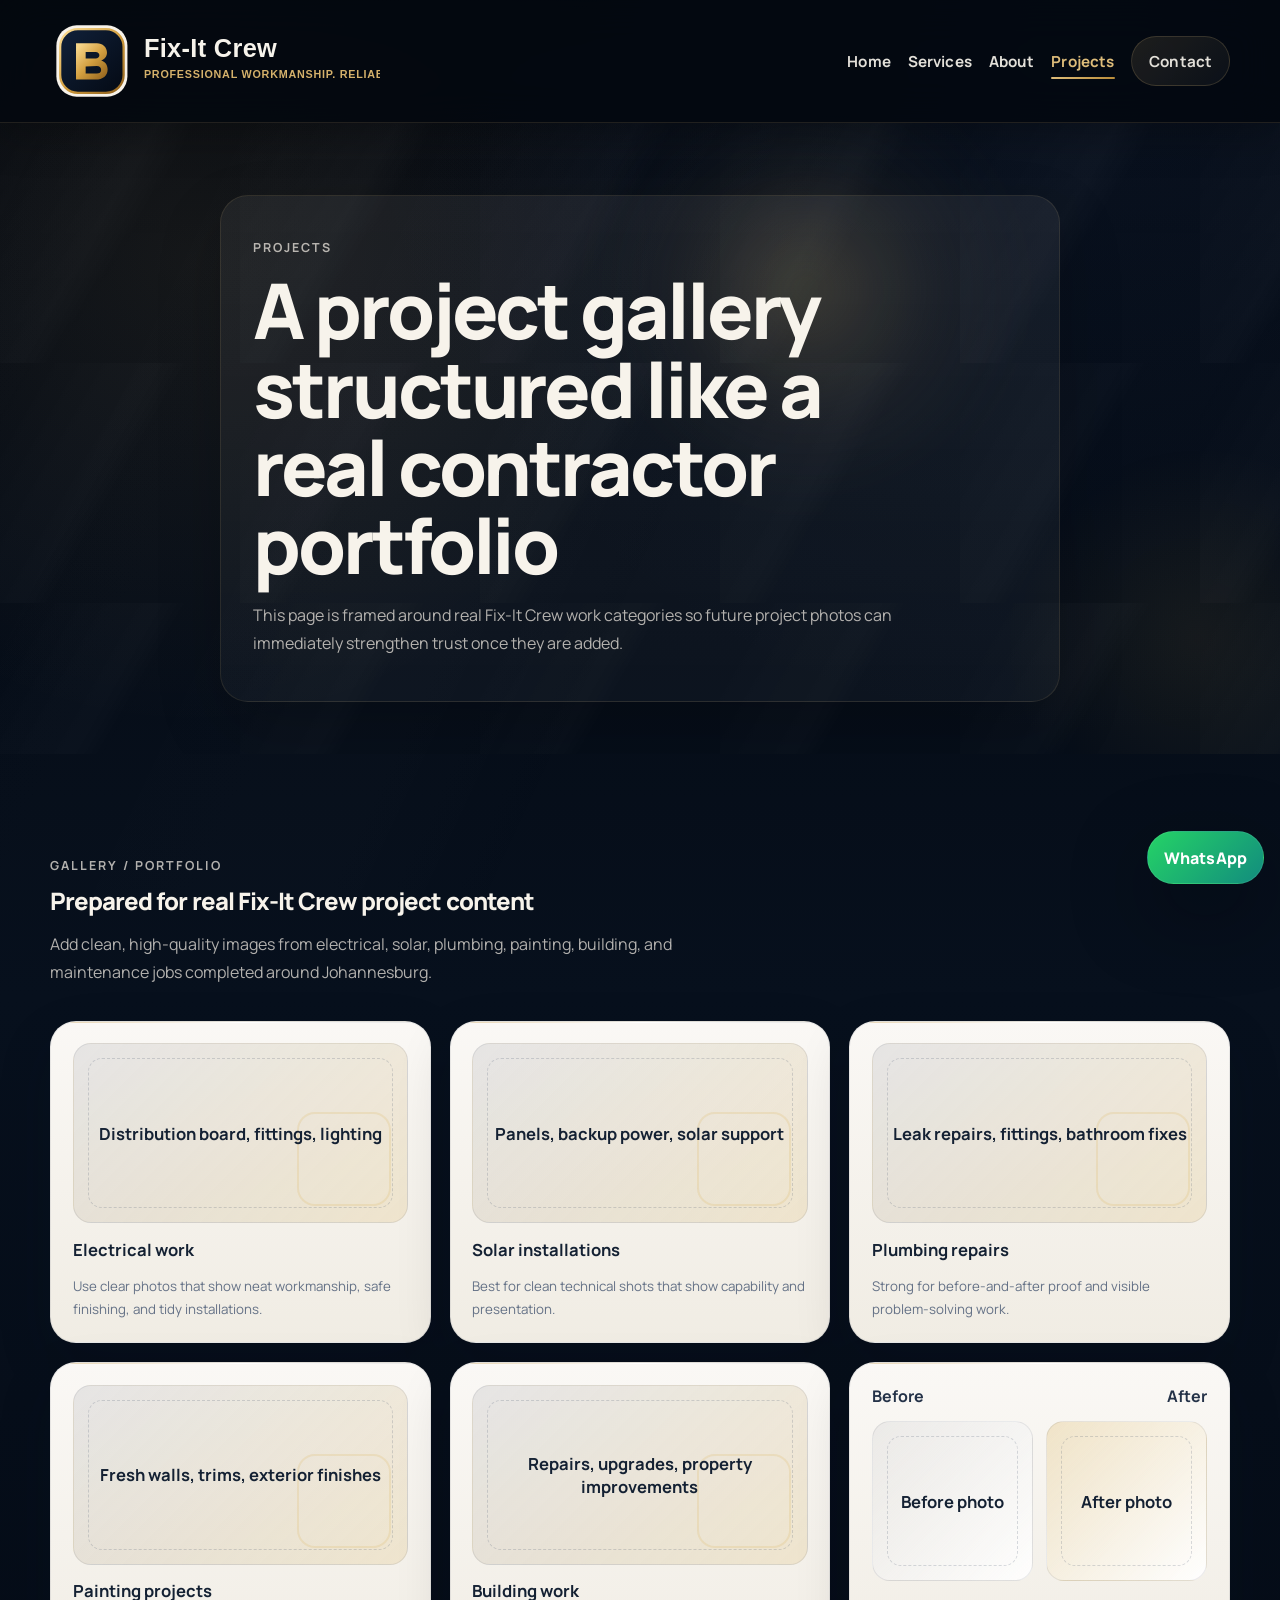
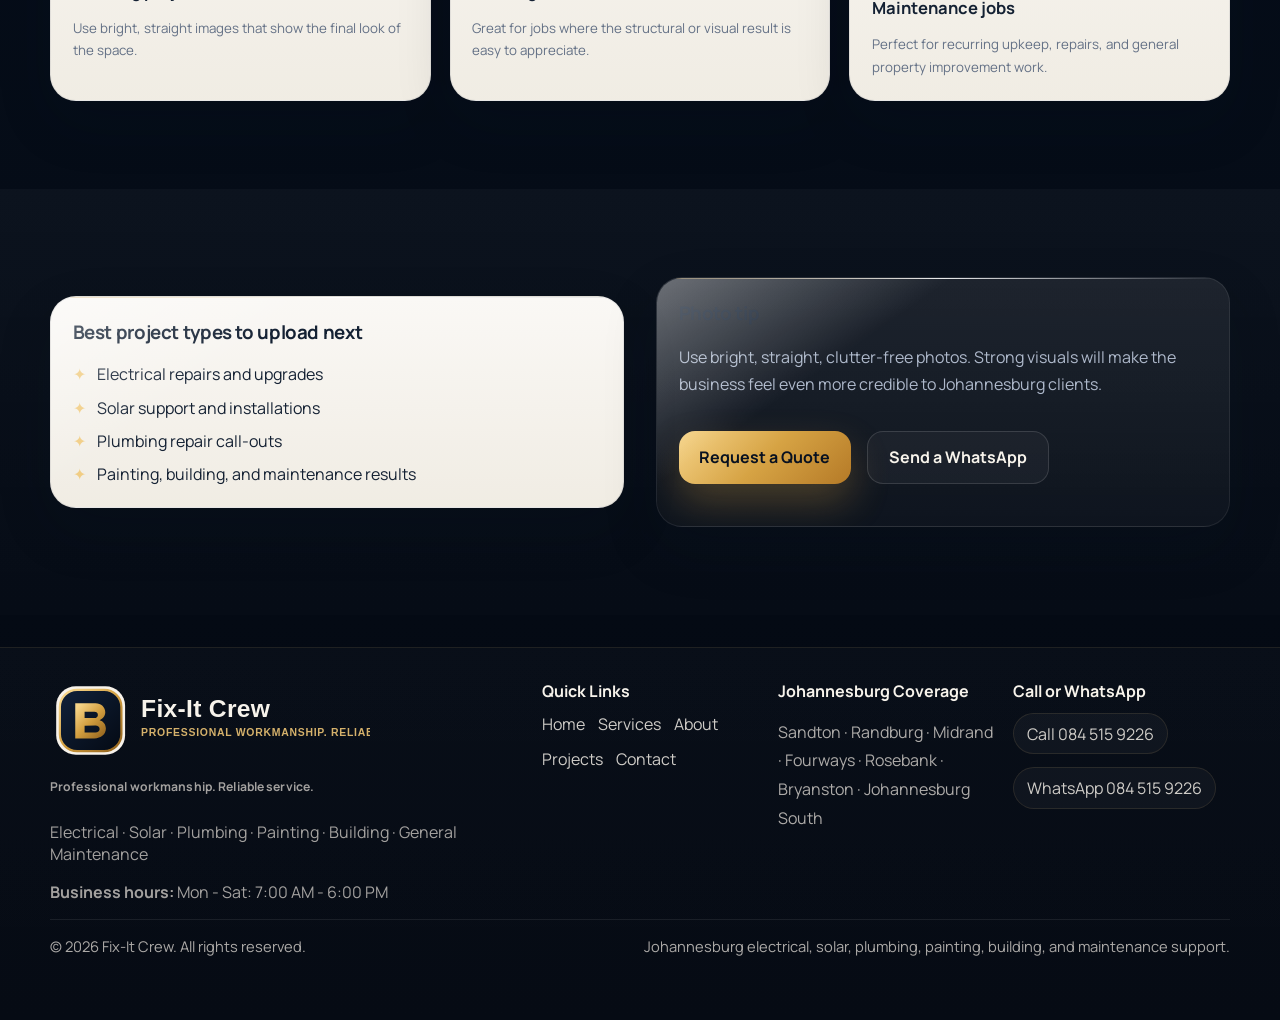
<file: projects.html>
<!DOCTYPE html>
<html lang="en">
  <head>
    <meta charset="UTF-8" />
    <meta name="viewport" content="width=device-width, initial-scale=1.0" />
    <title>Projects | Fix-It Crew Johannesburg</title>
    <meta name="description" content="Browse the Fix-It Crew projects page, built for Johannesburg electrical, solar, plumbing, painting, building, and maintenance portfolio work." />
    <meta name="keywords" content="Fix-It Crew projects Johannesburg, contractor portfolio Johannesburg, maintenance projects Johannesburg" />
    <meta name="theme-color" content="#0b1630" />
    <meta property="og:title" content="Fix-It Crew Projects | Johannesburg Portfolio" />
    <meta property="og:description" content="A professional project gallery structure for real Johannesburg repair, maintenance, building, and upgrade work." />
    <meta property="og:type" content="website" />
    <meta property="og:url" content="https://ps420.github.io/fix-it-crew-site/projects.html" />
    <meta property="og:image" content="https://ps420.github.io/fix-it-crew-site/og-image.svg" />
    <meta property="og:site_name" content="Fix-It Crew" />
    <meta property="og:locale" content="en_ZA" />
    <meta name="twitter:card" content="summary_large_image" />
    <meta name="twitter:title" content="Fix-It Crew Projects | Johannesburg Portfolio" />
    <meta name="twitter:description" content="A professional project gallery structure for real Johannesburg repair, maintenance, building, and upgrade work." />
    <meta name="twitter:image" content="https://ps420.github.io/fix-it-crew-site/og-image.svg" />
    <link rel="canonical" href="https://ps420.github.io/fix-it-crew-site/projects.html" />
    <link rel="apple-touch-icon" href="assets/brand/logo-icon.svg" />
    <link rel="icon" type="image/svg+xml" href="assets/brand/favicon.svg" />
    <link rel="preconnect" href="https://fonts.googleapis.com" /><link rel="preconnect" href="https://fonts.gstatic.com" crossorigin />
    <link href="https://fonts.googleapis.com/css2?family=Manrope:wght@400;500;600;700;800&display=swap" rel="stylesheet" />
    <link rel="stylesheet" href="styles.css?v=20260515-2218" />
  </head>
  <body>
    <a class="floating-whatsapp" data-link="whatsapp" href="https://wa.me/27845159226" target="_blank" rel="noreferrer" aria-label="Chat on WhatsApp"><span>WhatsApp</span></a>
    <a class="mobile-call" data-link="phone" href="tel:+27845159226">Call Now</a>
    <header class="site-header"><div class="container nav-wrap"><a href="index.html" class="brand"><img src="assets/brand/logo-horizontal.svg" alt="Fix-It Crew" class="brand-horizontal-logo" /></a><button class="nav-toggle" aria-label="Open menu" aria-expanded="false" aria-controls="siteNav">☰</button><nav class="site-nav" id="siteNav" aria-label="Primary navigation"><a href="index.html">Home</a><a href="services.html">Services</a><a href="about.html">About</a><a href="projects.html">Projects</a><a href="contact.html">Contact</a></nav></div></header>

    <main class="page-shell">
      <section class="page-hero">
        <div class="page-hero-lines" aria-hidden="true"></div>
        <div class="page-hero-glow" aria-hidden="true"></div>
        <div class="container page-hero-grid compact">
          <div class="page-hero-copy reveal">
            <p class="eyebrow">Projects</p>
            <h1>A project gallery structured like a real contractor portfolio</h1>
            <p class="lead-text">This page is framed around real Fix-It Crew work categories so future project photos can immediately strengthen trust once they are added.</p>
          </div>
        </div>
      </section>

      <section class="page-section">
        <div class="container">
          <div class="section-head reveal"><p class="eyebrow">Gallery / Portfolio</p><h2>Prepared for real Fix-It Crew project content</h2><p>Add clean, high-quality images from electrical, solar, plumbing, painting, building, and maintenance jobs completed around Johannesburg.</p></div>
          <div class="gallery-grid masonry-grid premium-gallery-grid">
            <div class="gallery-card reveal"><div class="image-placeholder project-one"><span>Distribution board, fittings, lighting</span></div><span>Electrical work</span><small>Use clear photos that show neat workmanship, safe finishing, and tidy installations.</small></div>
            <div class="gallery-card reveal delay-1"><div class="image-placeholder project-two"><span>Panels, backup power, solar support</span></div><span>Solar installations</span><small>Best for clean technical shots that show capability and presentation.</small></div>
            <div class="gallery-card reveal delay-2"><div class="image-placeholder project-three"><span>Leak repairs, fittings, bathroom fixes</span></div><span>Plumbing repairs</span><small>Strong for before-and-after proof and visible problem-solving work.</small></div>
            <div class="gallery-card reveal"><div class="image-placeholder project-five"><span>Fresh walls, trims, exterior finishes</span></div><span>Painting projects</span><small>Use bright, straight images that show the final look of the space.</small></div>
            <div class="gallery-card reveal delay-1"><div class="image-placeholder project-six"><span>Repairs, upgrades, property improvements</span></div><span>Building work</span><small>Great for jobs where the structural or visual result is easy to appreciate.</small></div>
            <div class="gallery-card gallery-split reveal delay-2"><div class="split-header"><strong>Before</strong><strong>After</strong></div><div class="before-after-grid"><div class="image-placeholder before-box"><span>Before photo</span></div><div class="image-placeholder after-box"><span>After photo</span></div></div><span>Maintenance jobs</span><small>Perfect for recurring upkeep, repairs, and general property improvement work.</small></div>
          </div>
        </div>
      </section>

      <section class="page-section section-dark">
        <div class="container contact-layout">
          <div class="detail-card reveal"><h3>Best project types to upload next</h3><ul class="list-clean"><li>Electrical repairs and upgrades</li><li>Solar support and installations</li><li>Plumbing repair call-outs</li><li>Painting, building, and maintenance results</li></ul></div>
          <div class="info-card dark-card reveal delay-1"><h3>Photo tip</h3><p>Use bright, straight, clutter-free photos. Strong visuals will make the business feel even more credible to Johannesburg clients.</p><div class="stacked-actions"><a class="btn btn-gold" href="contact.html">Request a Quote</a><a class="btn btn-outline" data-link="whatsapp" href="https://wa.me/27845159226" target="_blank" rel="noreferrer">Send a WhatsApp</a></div></div>
        </div>
      </section>
    </main>

    <footer class="site-footer">
      <div class="container footer-wrap">
        <div class="footer-brand-block">
          <img src="assets/brand/logo-horizontal.svg" alt="Fix-It Crew" class="footer-horizontal-logo" />
          <p class="footer-brand-label">Professional workmanship. Reliable service.</p>
          <p data-config="coreServicesInline">Electrical · Solar · Plumbing · Painting · Building · General Maintenance</p>
          <p class="footer-hours"><strong>Business hours:</strong> <span data-config="businessHoursText">Mon - Sat: 7:00 AM - 6:00 PM</span></p>
        </div>
        <div class="footer-columns">
          <div>
            <strong>Quick Links</strong>
            <div class="footer-links">
              <a href="index.html">Home</a>
              <a href="services.html">Services</a>
              <a href="about.html">About</a>
              <a href="projects.html">Projects</a>
              <a href="contact.html">Contact</a>
            </div>
          </div>
          <div>
            <strong>Johannesburg Coverage</strong>
            <p class="footer-area-list" data-config="localAreasInline">Sandton · Randburg · Midrand · Fourways · Rosebank · Bryanston · Johannesburg South</p>
          </div>
          <div>
            <strong>Call or WhatsApp</strong>
            <div class="footer-socials">
              <a data-link="phone" href="tel:+27845159226">Call <span data-config="phoneDisplay">084 515 9226</span></a>
              <a data-link="whatsapp" href="https://wa.me/27845159226" target="_blank" rel="noreferrer">WhatsApp <span data-config="whatsAppDisplay">084 515 9226</span></a>
            </div>
          </div>
        </div>
      </div>
      <div class="container footer-bottom">
        <span>© <span id="currentYear"></span> <span data-config="businessName">Fix-It Crew</span>. All rights reserved.</span>
        <span>Johannesburg electrical, solar, plumbing, painting, building, and maintenance support.</span>
      </div>
    </footer>
    <script src="script.js?v=20260515-2218"></script>
  </body>
</html>
</file>
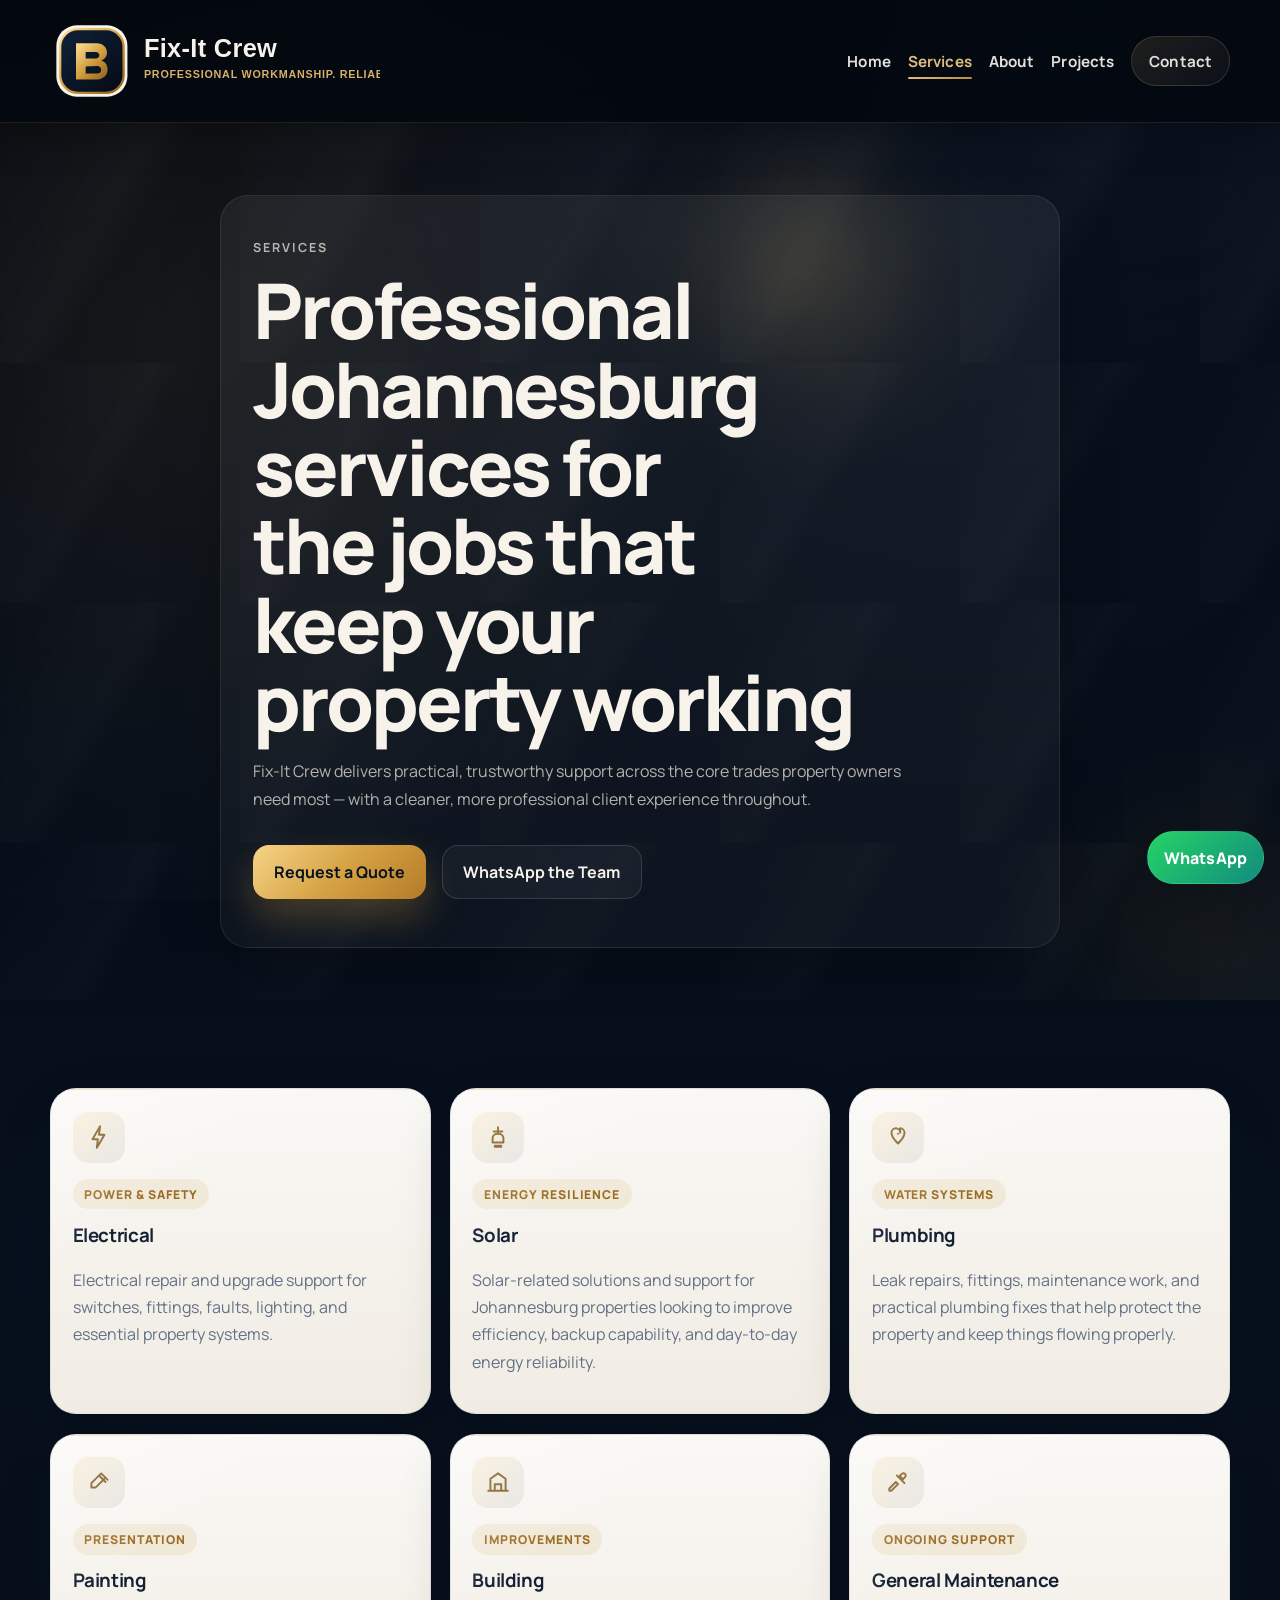
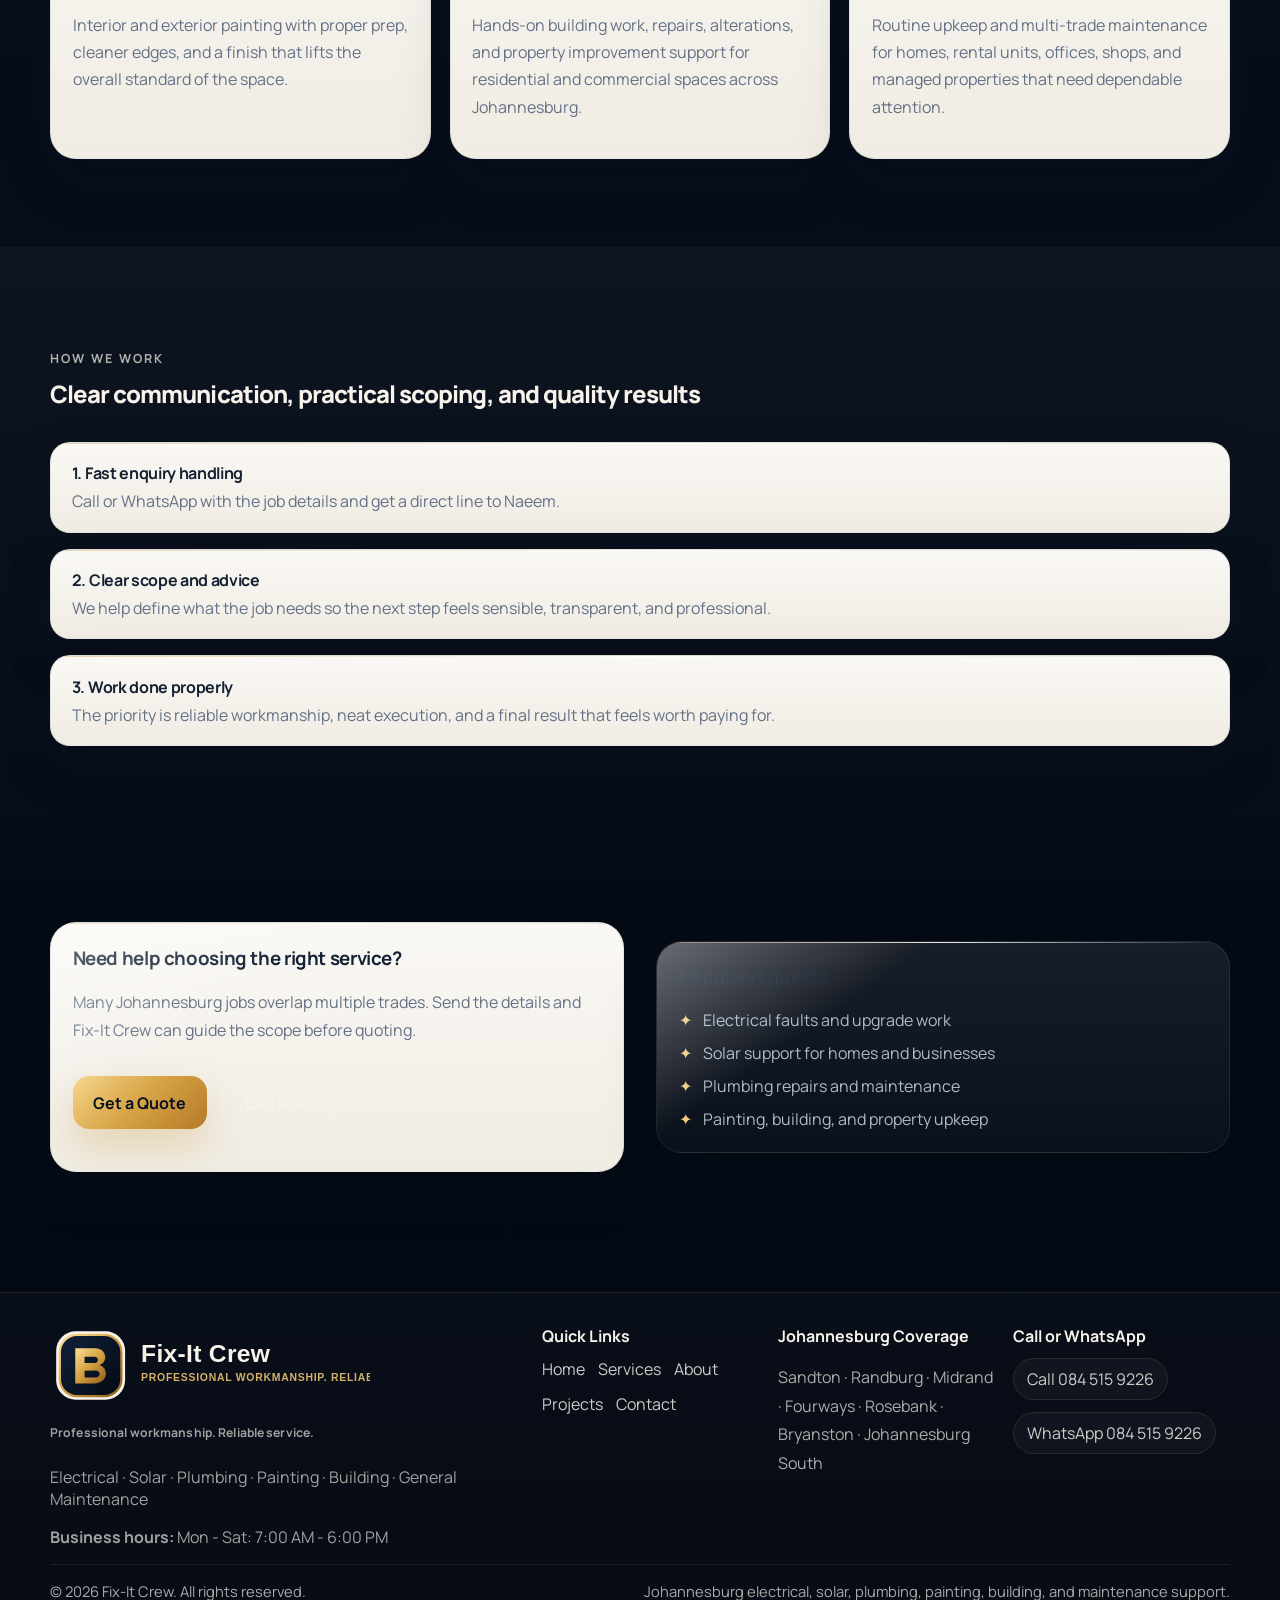
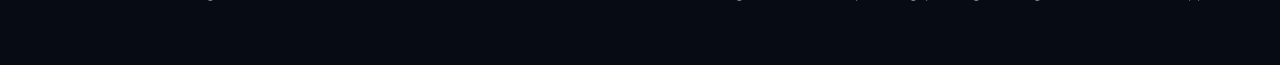
<file: services.html>
<!DOCTYPE html>
<html lang="en">
  <head>
    <meta charset="UTF-8" />
    <meta name="viewport" content="width=device-width, initial-scale=1.0" />
    <title>Services | Fix-It Crew Johannesburg</title>
    <meta name="description" content="Explore Fix-It Crew services in Johannesburg including electrical, solar, plumbing, painting, building, and general maintenance support." />
    <meta name="keywords" content="electrical Johannesburg, solar Johannesburg, plumbing Johannesburg, painting Johannesburg, maintenance Johannesburg" />
    <meta name="theme-color" content="#0b1630" />
    <meta property="og:title" content="Fix-It Crew Services | Johannesburg Property Services" />
    <meta property="og:description" content="Professional electrical, solar, plumbing, painting, building, and maintenance support across Johannesburg." />
    <meta property="og:type" content="website" />
    <meta property="og:url" content="https://ps420.github.io/fix-it-crew-site/services.html" />
    <meta property="og:image" content="https://ps420.github.io/fix-it-crew-site/og-image.svg" />
    <meta property="og:site_name" content="Fix-It Crew" />
    <meta property="og:locale" content="en_ZA" />
    <meta name="twitter:card" content="summary_large_image" />
    <meta name="twitter:title" content="Fix-It Crew Services | Johannesburg Property Services" />
    <meta name="twitter:description" content="Professional electrical, solar, plumbing, painting, building, and maintenance support across Johannesburg." />
    <meta name="twitter:image" content="https://ps420.github.io/fix-it-crew-site/og-image.svg" />
    <link rel="canonical" href="https://ps420.github.io/fix-it-crew-site/services.html" />
    <link rel="apple-touch-icon" href="assets/brand/logo-icon.svg" />
    <link rel="icon" type="image/svg+xml" href="assets/brand/favicon.svg" />
    <link rel="preconnect" href="https://fonts.googleapis.com" />
    <link rel="preconnect" href="https://fonts.gstatic.com" crossorigin />
    <link href="https://fonts.googleapis.com/css2?family=Manrope:wght@400;500;600;700;800&display=swap" rel="stylesheet" />
    <link rel="stylesheet" href="styles.css?v=20260515-2218" />
  </head>
  <body>
    <a class="floating-whatsapp" data-link="whatsapp" href="https://wa.me/27845159226" target="_blank" rel="noreferrer" aria-label="Chat on WhatsApp"><span>WhatsApp</span></a>
    <a class="mobile-call" data-link="phone" href="tel:+27845159226">Call Now</a>
    <header class="site-header">
      <div class="container nav-wrap">
        <a href="index.html" class="brand"><img src="assets/brand/logo-horizontal.svg" alt="Fix-It Crew" class="brand-horizontal-logo" /></a>
        <button class="nav-toggle" aria-label="Open menu" aria-expanded="false" aria-controls="siteNav">☰</button>
        <nav class="site-nav" id="siteNav" aria-label="Primary navigation">
          <a href="index.html">Home</a>
          <a href="services.html">Services</a>
          <a href="about.html">About</a>
          <a href="projects.html">Projects</a>
          <a href="contact.html">Contact</a>
        </nav>
      </div>
    </header>

    <main class="page-shell">
      <section class="page-hero">
        <div class="page-hero-lines" aria-hidden="true"></div>
        <div class="page-hero-glow" aria-hidden="true"></div>
        <div class="container page-hero-grid compact">
          <div class="page-hero-copy reveal">
            <p class="eyebrow">Services</p>
            <h1>Professional Johannesburg services for the jobs that keep your property working</h1>
            <p class="lead-text">Fix-It Crew delivers practical, trustworthy support across the core trades property owners need most — with a cleaner, more professional client experience throughout.</p>
            <div class="stacked-actions">
              <a class="btn btn-gold glow" href="contact.html">Request a Quote</a>
              <a class="btn btn-outline" data-link="whatsapp" href="https://wa.me/27845159226" target="_blank" rel="noreferrer">WhatsApp the Team</a>
            </div>
          </div>
        </div>
      </section>

      <section class="page-section">
        <div class="container">
          <div class="service-grid">
            <article class="service-card premium-card reveal"><div class="service-icon"><svg viewBox="0 0 24 24"><path d="M13 2L6 14h5l-1 8 7-12h-5l1-8z"/></svg></div><span class="service-tag">Power & safety</span><h3>Electrical</h3><p>Electrical repair and upgrade support for switches, fittings, faults, lighting, and essential property systems.</p></article>
            <article class="service-card premium-card reveal delay-1"><div class="service-icon"><svg viewBox="0 0 24 24"><path d="M12 3v6M8 7h8M7 13c0-2.2 2.2-4 5-4s5 1.8 5 4v4H7v-4zm2 7h6v1H9z"/></svg></div><span class="service-tag">Energy resilience</span><h3>Solar</h3><p>Solar-related solutions and support for Johannesburg properties looking to improve efficiency, backup capability, and day-to-day energy reliability.</p></article>
            <article class="service-card premium-card reveal delay-2"><div class="service-icon"><svg viewBox="0 0 24 24"><path d="M14 4a4 4 0 014 4c0 4-6 10-6 10S6 12 6 8a4 4 0 018 0zM12 9h.01"/></svg></div><span class="service-tag">Water systems</span><h3>Plumbing</h3><p>Leak repairs, fittings, maintenance work, and practical plumbing fixes that help protect the property and keep things flowing properly.</p></article>
            <article class="service-card premium-card reveal"><div class="service-icon"><svg viewBox="0 0 24 24"><path d="M14 4l6 6M13 5l-8 8v4h4l8-8M12 6l6 6"/></svg></div><span class="service-tag">Presentation</span><h3>Painting</h3><p>Interior and exterior painting with proper prep, cleaner edges, and a finish that lifts the overall standard of the space.</p></article>
            <article class="service-card premium-card reveal delay-1"><div class="service-icon"><svg viewBox="0 0 24 24"><path d="M3 20h18M5 20V9l7-5 7 5v11M9 20v-6h6v6"/></svg></div><span class="service-tag">Improvements</span><h3>Building</h3><p>Hands-on building work, repairs, alterations, and property improvement support for residential and commercial spaces across Johannesburg.</p></article>
            <article class="service-card premium-card reveal delay-2"><div class="service-icon"><svg viewBox="0 0 24 24"><path d="M4 18l6-6 2 2-6 6H4zm9.5-11.5l2-2a2.1 2.1 0 013 3l-2 2-3-3zM11 6l7 7"/></svg></div><span class="service-tag">Ongoing support</span><h3>General Maintenance</h3><p>Routine upkeep and multi-trade maintenance for homes, rental units, offices, shops, and managed properties that need dependable attention.</p></article>
          </div>
        </div>
      </section>

      <section class="page-section section-dark">
        <div class="container">
          <div class="section-head reveal">
            <p class="eyebrow">How we work</p>
            <h2>Clear communication, practical scoping, and quality results</h2>
          </div>
          <div class="timeline">
            <div class="timeline-step reveal"><strong>1. Fast enquiry handling</strong><span>Call or WhatsApp with the job details and get a direct line to <span data-config="contactPerson">Naeem</span>.</span></div>
            <div class="timeline-step reveal delay-1"><strong>2. Clear scope and advice</strong><span>We help define what the job needs so the next step feels sensible, transparent, and professional.</span></div>
            <div class="timeline-step reveal delay-2"><strong>3. Work done properly</strong><span>The priority is reliable workmanship, neat execution, and a final result that feels worth paying for.</span></div>
          </div>
        </div>
      </section>

      <section class="page-section">
        <div class="container contact-layout">
          <div class="detail-card reveal">
            <h3>Need help choosing the right service?</h3>
            <p>Many Johannesburg jobs overlap multiple trades. Send the details and Fix-It Crew can guide the scope before quoting.</p>
            <div class="stacked-actions">
              <a class="btn btn-gold" href="contact.html">Get a Quote</a>
              <a class="btn btn-outline-dark" data-link="phone" href="tel:+27845159226">Call Now</a>
            </div>
          </div>
          <div class="info-card dark-card reveal delay-1">
            <h3>Popular requests</h3>
            <ul class="list-clean">
              <li>Electrical faults and upgrade work</li>
              <li>Solar support for homes and businesses</li>
              <li>Plumbing repairs and maintenance</li>
              <li>Painting, building, and property upkeep</li>
            </ul>
          </div>
        </div>
      </section>
    </main>

    <footer class="site-footer">
      <div class="container footer-wrap">
        <div class="footer-brand-block">
          <img src="assets/brand/logo-horizontal.svg" alt="Fix-It Crew" class="footer-horizontal-logo" />
          <p class="footer-brand-label">Professional workmanship. Reliable service.</p>
          <p data-config="coreServicesInline">Electrical · Solar · Plumbing · Painting · Building · General Maintenance</p>
          <p class="footer-hours"><strong>Business hours:</strong> <span data-config="businessHoursText">Mon - Sat: 7:00 AM - 6:00 PM</span></p>
        </div>
        <div class="footer-columns">
          <div>
            <strong>Quick Links</strong>
            <div class="footer-links">
              <a href="index.html">Home</a>
              <a href="services.html">Services</a>
              <a href="about.html">About</a>
              <a href="projects.html">Projects</a>
              <a href="contact.html">Contact</a>
            </div>
          </div>
          <div>
            <strong>Johannesburg Coverage</strong>
            <p class="footer-area-list" data-config="localAreasInline">Sandton · Randburg · Midrand · Fourways · Rosebank · Bryanston · Johannesburg South</p>
          </div>
          <div>
            <strong>Call or WhatsApp</strong>
            <div class="footer-socials">
              <a data-link="phone" href="tel:+27845159226">Call <span data-config="phoneDisplay">084 515 9226</span></a>
              <a data-link="whatsapp" href="https://wa.me/27845159226" target="_blank" rel="noreferrer">WhatsApp <span data-config="whatsAppDisplay">084 515 9226</span></a>
            </div>
          </div>
        </div>
      </div>
      <div class="container footer-bottom">
        <span>© <span id="currentYear"></span> <span data-config="businessName">Fix-It Crew</span>. All rights reserved.</span>
        <span>Johannesburg electrical, solar, plumbing, painting, building, and maintenance support.</span>
      </div>
    </footer>
    <script src="script.js?v=20260515-2218"></script>
  </body>
</html>
</file>
<file: styles.css>
:root {
  --bg: #04070d;
  --bg-2: #08111f;
  --bg-soft: #0f1b31;
  --panel: #ffffff;
  --panel-soft: #f4f7fb;
  --text: #f7f8fb;
  --text-dark: #182235;
  --muted: #a7b3c9;
  --muted-dark: #5d687b;
  --gold: #d8ad4c;
  --gold-strong: #f5cc74;
  --gold-soft: rgba(216, 173, 76, 0.18);
  --line: rgba(255, 255, 255, 0.12);
  --line-dark: rgba(24, 34, 53, 0.08);
  --shadow: 0 24px 70px rgba(0, 0, 0, 0.34);
  --shadow-soft: 0 20px 60px rgba(10, 17, 28, 0.12);
  --radius: 24px;
  --max-width: 1180px;
}

* { box-sizing: border-box; }
html { scroll-behavior: smooth; }
body {
  margin: 0;
  font-family: "Inter", sans-serif;
  background:
    radial-gradient(circle at top right, rgba(216, 173, 76, 0.12), transparent 18%),
    radial-gradient(circle at top left, rgba(78, 109, 189, 0.12), transparent 22%),
    radial-gradient(circle at 50% 12%, rgba(255,255,255,0.04), transparent 18%),
    linear-gradient(180deg, #03060c 0%, #08111f 38%, #060c16 100%);
  color: var(--text);
  overflow-x: hidden;
}
img { max-width: 100%; display: block; }
a { color: inherit; }
button, input, select, textarea { font: inherit; }

.container { width: min(var(--max-width), calc(100% - 2rem)); margin: 0 auto; }
.page-shell { position: relative; }

.site-header {
  position: sticky; top: 0; z-index: 50;
  backdrop-filter: blur(20px);
  background: rgba(4, 8, 15, 0.76);
  border-bottom: 1px solid rgba(255,255,255,0.08);
  box-shadow: 0 10px 40px rgba(0,0,0,0.22);
}
.nav-wrap { display: flex; align-items: center; justify-content: space-between; gap: 1rem; padding: 1rem 0; }
.brand {
  display: inline-flex; align-items: center; gap: 0.9rem; color: var(--text); text-decoration: none;
  padding: 0.35rem 0.55rem 0.35rem 0.35rem; border-radius: 18px;
  background: linear-gradient(135deg, rgba(255,255,255,0.08), rgba(255,255,255,0.015));
  border: 1px solid rgba(255,255,255,0.1);
}
.brand:hover { transform: translateY(-1px); box-shadow: 0 12px 28px rgba(0,0,0,0.18); }
.brand strong, .brand small { display: block; }
.brand strong { font-size: 1rem; letter-spacing: 0.01em; }
.brand small { color: var(--muted); font-size: 0.75rem; }
.brand-mark {
  display: inline-grid; place-items: center; width: 54px; height: 54px; border-radius: 18px;
  background: linear-gradient(135deg, rgba(255,255,255,0.2), rgba(255,255,255,0.04));
  box-shadow: inset 0 1px 0 rgba(255,255,255,0.2), 0 8px 24px rgba(0,0,0,0.24);
}
.brand-mark svg { width: 54px; height: 54px; filter: drop-shadow(0 8px 24px rgba(216,173,76,0.2)); }
.site-nav { display: flex; gap: 1.15rem; align-items: center; }
.site-nav a, .site-footer a {
  color: var(--text); text-decoration: none; opacity: 0.92;
  transition: color 0.25s ease, opacity 0.25s ease;
}
.site-nav a:hover, .site-footer a:hover { color: var(--gold-strong); }
.site-nav a.active { color: var(--gold-strong); position: relative; }
.site-nav a.active::after {
  content: ""; position: absolute; left: 0; right: 0; bottom: -0.45rem; height: 2px; border-radius: 999px;
  background: linear-gradient(90deg, var(--gold-strong), var(--gold));
}
.nav-toggle {
  display: none; background: none; color: var(--text); border: 1px solid var(--line);
  border-radius: 12px; padding: 0.5rem 0.7rem; font-size: 1.2rem;
}

.hero,
.page-hero {
  position: relative; overflow: hidden; isolation: isolate;
}
.hero { padding: 5.4rem 0 4.4rem; }
.page-hero { padding: 4.5rem 0 3.25rem; }
.hero::after, .page-hero::after {
  content: ""; position: absolute; inset: auto -10% -15% auto; width: 420px; height: 420px;
  border-radius: 50%; background: radial-gradient(circle, rgba(216, 173, 76, 0.08), transparent 65%); pointer-events: none;
}
.hero-overlay-lines, .page-hero-lines {
  position: absolute; inset: 0; pointer-events: none; opacity: 0.45;
  background: linear-gradient(120deg, transparent 0%, rgba(255,255,255,0.05) 42%, transparent 52%), linear-gradient(180deg, rgba(255,255,255,0.02), transparent 35%);
  background-size: 240px 240px, auto; animation: heroSweep 14s linear infinite;
}
.hero-overlay-glow, .page-hero-glow {
  position: absolute; inset: -10% auto auto 45%; width: 460px; height: 460px; border-radius: 50%;
  background: radial-gradient(circle, rgba(245,204,116,0.18), rgba(245,204,116,0.04) 38%, transparent 68%);
  filter: blur(20px); pointer-events: none; z-index: -1;
}
.hero-grid, .about-grid, .contact-grid, .page-hero-grid, .stats-grid, .contact-layout {
  display: grid; gap: 2rem; align-items: center;
}
.hero-grid, .about-grid, .contact-grid, .page-hero-grid { grid-template-columns: 1.1fr 0.9fr; }
.page-hero-grid.compact { grid-template-columns: 1fr; max-width: 840px; }
.hero-copy, .page-hero-copy { position: relative; z-index: 1; }
.eyebrow {
  text-transform: uppercase; letter-spacing: 0.16em; font-size: 0.78rem; font-weight: 700; color: var(--gold-strong);
}
.hero h1, .page-hero h1, .section h2, .page-section h2 {
  margin: 0 0 1rem; line-height: 1.02; font-weight: 800;
}
.hero h1, .page-hero h1 {
  font-size: clamp(2.6rem, 6vw, 5rem); max-width: 10ch; letter-spacing: -0.035em; text-wrap: balance;
}
.page-hero h1 { max-width: 12ch; }
.hero-text, .page-hero-copy p, .section-head p, .about-copy p, .contact-copy p, .lead-text {
  color: var(--muted); line-height: 1.75;
}
.hero-actions, .stacked-actions {
  display: flex; gap: 1rem; flex-wrap: wrap; margin: 2rem 0 1.25rem;
}
.btn {
  display: inline-flex; align-items: center; justify-content: center; min-height: 52px; padding: 0.92rem 1.3rem;
  border-radius: 14px; font-weight: 700; text-decoration: none;
  transition: transform 0.25s ease, background 0.25s ease, color 0.25s ease, box-shadow 0.25s ease, border-color 0.25s ease;
}
.btn:hover { transform: translateY(-2px); }
.btn-gold {
  background: linear-gradient(135deg, #f6d27f, #d39b34); color: #081120; border: none;
  box-shadow: 0 18px 38px rgba(216, 173, 76, 0.26);
}
.btn-outline {
  border: 1px solid rgba(255, 255, 255, 0.18); color: var(--text); background: rgba(255,255,255,0.025);
}
.btn-outline-dark {
  border: 1px solid rgba(255, 255, 255, 0.12); color: var(--text); background: rgba(255,255,255,0.05);
}
.btn-block { width: 100%; }
.glow { box-shadow: 0 0 0 rgba(216,173,76,0), 0 14px 32px rgba(216,173,76,0.28); }
.glow:hover { box-shadow: 0 0 24px rgba(216,173,76,0.28), 0 18px 40px rgba(216,173,76,0.32); }
.hero-points { list-style: none; padding: 0; margin: 0; display: grid; gap: 0.75rem; color: var(--text); }
.hero-points li::before { content: "◆"; color: var(--gold-strong); margin-right: 0.7rem; }
.trust-badges, .pill-list { display: flex; gap: 0.75rem; flex-wrap: wrap; margin-top: 1.5rem; }
.trust-badges span, .areas-grid span, .pill-list span {
  display: inline-flex; align-items: center; justify-content: center; padding: 0.7rem 0.9rem; border-radius: 999px;
  border: 1px solid rgba(255,255,255,0.12); background: rgba(255,255,255,0.04); color: var(--text); font-weight: 600;
}
.hero-contact-strip {
  display: flex; flex-wrap: wrap; gap: 0.8rem; margin-top: 1rem;
}
.hero-contact-strip a {
  color: var(--text); text-decoration: none; padding: 0.8rem 1rem; border-radius: 14px;
  background: linear-gradient(135deg, rgba(255,255,255,0.06), rgba(255,255,255,0.025));
  border: 1px solid rgba(255,255,255,0.1); font-weight: 600;
}
.hero-contact-strip a:hover { border-color: rgba(242,200,106,0.35); color: var(--gold-strong); }
.hero-trust-stats, .stats-grid {
  display: grid; grid-template-columns: repeat(3, 1fr); gap: 0.9rem; margin-top: 1.2rem;
}
.hero-trust-stats div, .stat-card {
  padding: 1rem; border-radius: 18px; background: linear-gradient(180deg, rgba(255,255,255,0.08), rgba(255,255,255,0.03));
  border: 1px solid rgba(255,255,255,0.08); box-shadow: inset 0 1px 0 rgba(255,255,255,0.08);
}
.hero-trust-stats strong, .stat-card strong {
  display: block; font-size: 1.1rem; color: var(--gold-strong); margin-bottom: 0.25rem;
}
.hero-trust-stats span, .stat-card span { color: var(--muted); font-size: 0.92rem; }
.hero-visual { position: relative; min-height: 520px; }
.hero-bg-grid {
  position: absolute; inset: 0; border-radius: 32px;
  background:
    linear-gradient(rgba(255,255,255,0.04) 1px, transparent 1px),
    linear-gradient(90deg, rgba(255,255,255,0.04) 1px, transparent 1px),
    linear-gradient(135deg, rgba(216,173,76,0.06), rgba(11,22,48,0.22));
  background-size: 26px 26px, 26px 26px, auto;
  opacity: 0.65;
}
.glass-card, .project-placeholder, .service-card, .review-card, .contact-card, .quote-form, .mini-card, .gallery-card, .why-card, .map-card, .detail-card, .info-card {
  border-radius: var(--radius); box-shadow: var(--shadow);
}
.glass-card {
  position: absolute; right: 0; top: 0; width: min(100%, 470px); padding: 1.5rem;
  background: linear-gradient(180deg, rgba(255,255,255,0.14), rgba(255,255,255,0.04));
  border: 1px solid rgba(255,255,255,0.14); backdrop-filter: blur(14px); z-index: 1;
}
.hud-panel { box-shadow: inset 0 1px 0 rgba(255,255,255,0.08), 0 24px 60px rgba(0,0,0,0.28); }
.panel-kicker {
  display: inline-flex; margin-bottom: 0.8rem; padding: 0.4rem 0.7rem; border-radius: 999px;
  background: rgba(8,17,32,0.48); color: var(--gold-strong); font-size: 0.78rem; font-weight: 700; letter-spacing: 0.06em; text-transform: uppercase;
}
.pulse-soft { animation: pulseSoft 4s ease-in-out infinite; }
.stat-row { display: flex; gap: 1rem; margin-top: 1.5rem; }
.stat-row div {
  flex: 1; padding: 1rem; background: rgba(255,255,255,0.05); border-radius: 16px;
}
.stat-row strong { display: block; font-size: 1.5rem; }
.stat-row span { color: var(--muted); font-size: 0.9rem; }
.project-placeholder {
  position: absolute; left: 0; bottom: 0; width: min(100%, 390px); aspect-ratio: 4 / 3;
  background: linear-gradient(135deg, rgba(216,173,76,0.22), rgba(255,255,255,0.04)), #101c32;
  border: 1px dashed rgba(255, 255, 255, 0.22); display: grid; place-items: center;
  color: var(--text); font-weight: 700; text-align: center; padding: 1rem; z-index: 1;
}
.project-showcase-card { box-shadow: inset 0 1px 0 rgba(255,255,255,0.08), 0 24px 60px rgba(0,0,0,0.26); }
.hero-showcase { gap: 1rem; align-content: center; }
.placeholder-visual {
  width: 100%; height: 140px; border-radius: 18px; position: relative; overflow: hidden;
  background: linear-gradient(135deg, rgba(255,255,255,0.08), rgba(216,173,76,0.18));
  border: 1px solid rgba(255,255,255,0.15);
}
.placeholder-visual::before, .placeholder-visual::after { content: ""; position: absolute; background: rgba(255,255,255,0.16); }
.tools-visual::before { width: 140px; height: 12px; transform: rotate(-30deg); left: 24px; top: 48px; border-radius: 999px; }
.tools-visual::after { width: 90px; height: 90px; right: 22px; bottom: 16px; border-radius: 20px; border: 2px solid rgba(242,200,106,0.35); background: transparent; }
.visual-badge {
  position: absolute; left: 16px; bottom: 16px; display: inline-block; padding: 0.45rem 0.7rem;
  border-radius: 999px; background: rgba(8,17,32,0.75); color: var(--gold-strong); font-size: 0.78rem; font-weight: 700;
}
.premium-frame { box-shadow: 0 0 0 1px rgba(216,173,76,0.25), var(--shadow); }
.hero-orbit { position: absolute; border: 1px solid rgba(216,173,76,0.15); border-radius: 50%; pointer-events: none; }
.orbit-one { width: 180px; height: 180px; right: 24px; bottom: 12px; }
.orbit-two { width: 260px; height: 260px; right: -18px; bottom: -24px; }

.trust-strip {
  border-block: 1px solid rgba(255,255,255,0.08);
  background: linear-gradient(180deg, rgba(255,255,255,0.03), rgba(255,255,255,0.015));
}
.trust-items {
  display: grid; grid-template-columns: repeat(5, 1fr); gap: 1rem; padding: 1rem 0;
  text-align: center; color: var(--muted); font-weight: 600; letter-spacing: 0.02em;
}

.section, .page-section { padding: 5.5rem 0; }
.section-compact { padding: 4rem 0; }
.section-dark { background: linear-gradient(180deg, rgba(255,255,255,0.03), rgba(255,255,255,0.008)); }
.section-head { max-width: 760px; margin-bottom: 2.2rem; }
.section-head h2 { margin-bottom: 0.9rem; }
.service-grid, .review-grid, .gallery-grid, .why-grid, .detail-grid, .feature-grid {
  display: grid; grid-template-columns: repeat(3, 1fr); gap: 1.2rem;
}
.service-card, .review-card, .gallery-card, .contact-card, .quote-form, .mini-card, .why-card, .detail-card, .info-card {
  background: linear-gradient(180deg, rgba(255,255,255,0.98), rgba(246,248,252,0.98));
  color: var(--text-dark); padding: 1.35rem;
}
.service-card h3, .review-card strong, .contact-card strong, .quote-form h3, .mini-card strong, .why-card h3, .detail-card h3, .info-card h3 { margin-top: 0; }
.service-card p, .review-card p, .contact-card span, .mini-card span, .why-card p, .gallery-card small, .detail-card p, .info-card p { color: var(--muted-dark); line-height: 1.7; }
.premium-card, .detail-card, .info-card { position: relative; overflow: hidden; border: 1px solid rgba(11, 22, 48, 0.06); }
.premium-card::before, .detail-card::before, .info-card::before {
  content: ""; position: absolute; inset: 0 auto 0 0; width: 4px; background: linear-gradient(180deg, var(--gold-strong), transparent);
}
.premium-card::after, .detail-card::after, .info-card::after {
  content: ""; position: absolute; inset: 0; background: linear-gradient(145deg, rgba(255,255,255,0.35), transparent 32%); pointer-events: none;
}
.service-tag {
  display: inline-flex; padding: 0.35rem 0.6rem; border-radius: 999px; background: rgba(8,17,32,0.06);
  color: #40506b; font-size: 0.78rem; font-weight: 700; margin-bottom: 0.8rem;
}
.service-icon, .icon-badge {
  width: 52px; height: 52px; border-radius: 16px; display: grid; place-items: center; margin-bottom: 1rem;
  background: linear-gradient(135deg, rgba(245,204,116,0.24), rgba(11,22,48,0.08));
  font-size: 1.35rem; box-shadow: inset 0 1px 0 rgba(255,255,255,0.55);
}
.service-icon svg {
  width: 26px; height: 26px; stroke: #7a5617; stroke-width: 1.8; fill: none; stroke-linecap: round; stroke-linejoin: round;
}
.about-checks { display: grid; grid-template-columns: repeat(2, 1fr); gap: 0.9rem; margin-top: 1.5rem; }
.about-checks div {
  padding: 1rem; border: 1px solid var(--line); border-radius: 16px; background: rgba(255,255,255,0.03);
}
.about-panel { display: grid; gap: 1rem; }
.gallery-card {
  min-height: 260px; display: flex; flex-direction: column; gap: 0.9rem;
  background: linear-gradient(180deg, rgba(9,19,38,0.06), rgba(216,173,76,0.18)), #fff; border: 1px dashed rgba(11, 22, 48, 0.15);
}
.premium-gallery-grid .gallery-card { overflow: hidden; }
.masonry-grid { align-items: stretch; }
.gallery-card-large, .gallery-card-wide { grid-column: span 2; }
.gallery-card:hover, .review-card:hover, .contact-card:hover, .mini-card:hover, .why-card:hover, .service-card:hover, .detail-card:hover, .info-card:hover {
  transform: translateY(-3px); transition: transform 0.25s ease, box-shadow 0.25s ease; box-shadow: 0 28px 70px rgba(0, 0, 0, 0.18);
}
.gallery-card span { font-weight: 700; }
.image-placeholder {
  min-height: 180px; border-radius: 18px; position: relative; overflow: hidden; display: grid; place-items: center;
  background: linear-gradient(135deg, rgba(11,22,48,0.08), rgba(216,173,76,0.18));
  border: 1px solid rgba(11,22,48,0.08); color: #40506b; font-weight: 700; text-align: center; padding: 1rem;
}
.image-placeholder span { position: relative; z-index: 1; }
.gallery-card:hover .image-placeholder::after {
  content: ""; position: absolute; inset: 0; background: linear-gradient(180deg, transparent, rgba(8,17,32,0.12));
}
.image-placeholder::before {
  content: ""; position: absolute; inset: 14px; border: 1px dashed rgba(64,80,107,0.2); border-radius: 14px;
}
.project-one::after, .project-two::after, .project-three::after, .project-five::after, .project-six::after {
  content: ""; position: absolute; width: 90px; height: 90px; right: 16px; bottom: 16px; border-radius: 18px; border: 2px solid rgba(216,173,76,0.18);
}
.gallery-split .split-header { display: flex; justify-content: space-between; color: #243248; }
.before-after-grid { display: grid; grid-template-columns: 1fr 1fr; gap: 0.8rem; }
.before-box, .after-box { min-height: 160px; }
.before-box { background: linear-gradient(135deg, rgba(11,22,48,0.05), rgba(255,255,255,0.9)); }
.after-box { background: linear-gradient(135deg, rgba(216,173,76,0.25), rgba(255,255,255,0.95)); }
.stars { color: var(--gold); letter-spacing: 0.2em; margin-bottom: 0.9rem; }
.review-meta { display: flex; flex-direction: column; gap: 0.15rem; }
.review-meta span { color: #7a8497; font-size: 0.9rem; }
.premium-testimonial-card { position: relative; }
.premium-testimonial-card::after {
  content: "”"; position: absolute; top: 1rem; right: 1rem; font-size: 3rem; line-height: 1; color: rgba(216,173,76,0.18); font-weight: 800;
}
.contact-cards { display: grid; gap: 1rem; margin-top: 1.5rem; }
.contact-card { display: block; text-decoration: none; }
.contact-actions { display: flex; flex-wrap: wrap; gap: 0.8rem; margin-top: 1rem; }
.contact-layout { grid-template-columns: 1fr 1fr; }
.quote-form {
  padding: 1.75rem; border: 1px solid rgba(216,173,76,0.18); box-shadow: 0 26px 70px rgba(10,17,28,0.12);
}
.map-card {
  margin-top: 1.25rem; padding: 1.4rem; background: linear-gradient(180deg, rgba(255,255,255,0.08), rgba(255,255,255,0.03)); border: 1px solid rgba(255,255,255,0.08);
}
.map-card strong { display: block; margin-bottom: 0.45rem; }
.map-card p { margin: 0 0 1rem; color: var(--muted); }
.form-intro { margin-top: -0.4rem; margin-bottom: 1rem; color: #58657b; }
.form-status { display: none; margin: 0 0 1rem; padding: 0.9rem 1rem; border-radius: 14px; font-weight: 600; }
.form-status.show { display: block; }
.form-status.success { background: rgba(37, 211, 102, 0.12); color: #177a47; border: 1px solid rgba(37, 211, 102, 0.25); }
.form-status.error { background: rgba(220, 38, 38, 0.08); color: #b42318; border: 1px solid rgba(220, 38, 38, 0.18); }
.form-grid { display: grid; grid-template-columns: repeat(2, 1fr); gap: 1rem; }
label { display: grid; gap: 0.5rem; font-weight: 600; color: var(--text-dark); }
input, select, textarea {
  width: 100%; border: 1px solid #d9dfeb; border-radius: 14px; padding: 0.95rem 1rem;
  color: var(--text-dark); background: #fff;
}
textarea { resize: vertical; min-height: 140px; }
input:focus, select:focus, textarea:focus { outline: 2px solid rgba(216, 173, 76, 0.35); border-color: var(--gold); }
input.invalid, select.invalid, textarea.invalid { border-color: #d92d20; background: #fff7f7; }
.field-error { min-height: 1rem; color: #b42318; font-size: 0.82rem; font-weight: 600; }
.full-width { grid-column: 1 / -1; }
.file-field small { color: #64748b; }
.areas-grid { display: flex; flex-wrap: wrap; gap: 0.8rem; }
.inline-link { color: var(--gold-strong); text-decoration: none; }
.inline-link:hover { text-decoration: underline; }
.metric-banner, .feature-banner {
  padding: 1.2rem 1.4rem; border-radius: 20px; background: rgba(255,255,255,0.05); border: 1px solid rgba(255,255,255,0.08);
}
.detail-grid.two-col, .feature-grid.two-col { grid-template-columns: repeat(2, 1fr); }
.list-clean { list-style: none; padding: 0; margin: 0; display: grid; gap: 0.7rem; }
.list-clean li::before { content: "◆"; color: var(--gold-strong); margin-right: 0.7rem; }
.timeline { display: grid; gap: 1rem; }
.timeline-step {
  padding: 1.2rem 1.3rem; border-radius: 20px; background: linear-gradient(180deg, rgba(255,255,255,0.96), rgba(243,246,252,0.96));
  border: 1px solid var(--line-dark); color: var(--text-dark); box-shadow: var(--shadow-soft);
}
.timeline-step strong { display: block; margin-bottom: 0.4rem; }
.info-card.dark-card {
  background: linear-gradient(180deg, rgba(255,255,255,0.08), rgba(255,255,255,0.03)); color: var(--text); border: 1px solid rgba(255,255,255,0.08);
}
.info-card.dark-card p, .info-card.dark-card li { color: var(--muted); }
.site-footer { border-top: 1px solid var(--line); padding: 1.5rem 0 4rem; }
.footer-wrap { display: flex; justify-content: space-between; gap: 1rem; }
.footer-columns { display: grid; grid-template-columns: repeat(3, minmax(0, 1fr)); gap: 1.2rem; flex: 1; }
.footer-links { display: flex; gap: 0.8rem; flex-wrap: wrap; margin-top: 0.7rem; }
.footer-brand-block { max-width: 420px; }
.footer-hours, .footer-area-list { color: var(--muted); }
.footer-area-list { line-height: 1.8; }
.footer-socials { display: flex; gap: 0.8rem; flex-wrap: wrap; margin-top: 0.7rem; }
.footer-socials a {
  padding: 0.55rem 0.8rem; border-radius: 999px; background: rgba(255,255,255,0.05); border: 1px solid rgba(255,255,255,0.08);
}
.footer-socials a:hover { border-color: rgba(245,204,116,0.35); }
.footer-bottom {
  display: flex; justify-content: space-between; gap: 1rem; padding-top: 1rem; border-top: 1px solid rgba(255,255,255,0.08); color: var(--muted); font-size: 0.92rem;
}
.floating-whatsapp, .mobile-call {
  position: fixed; z-index: 40; text-decoration: none; font-weight: 800; box-shadow: var(--shadow);
}
.floating-whatsapp {
  right: 1rem; bottom: 1rem; background: linear-gradient(135deg, #25d366, #128c7e); color: white; padding: 0.9rem 1rem; border-radius: 999px;
}
.mobile-call {
  left: 1rem; bottom: 1rem; background: linear-gradient(135deg, var(--gold-strong), var(--gold)); color: #081120; padding: 0.9rem 1rem; border-radius: 999px; display: none;
}
.reveal { opacity: 0; transform: translateY(24px) scale(0.985); transition: opacity 0.75s ease, transform 0.75s ease; }
.reveal.visible { opacity: 1; transform: translateY(0) scale(1); }
.delay-1 { transition-delay: 0.1s; }
.delay-2 { transition-delay: 0.2s; }

@keyframes pulseSoft {
  0%, 100% { box-shadow: var(--shadow); }
  50% { box-shadow: var(--shadow), 0 0 36px rgba(216,173,76,0.12); }
}
@keyframes heroSweep {
  0% { transform: translateX(-8%); }
  50% { transform: translateX(8%); }
  100% { transform: translateX(-8%); }
}

@media (max-width: 980px) {
  .hero-grid, .about-grid, .contact-grid, .page-hero-grid, .contact-layout,
  .service-grid, .review-grid, .gallery-grid, .trust-items, .why-grid, .detail-grid, .feature-grid, .stats-grid {
    grid-template-columns: 1fr 1fr;
  }
  .hero-grid, .about-grid, .contact-grid, .page-hero-grid, .contact-layout { grid-template-columns: 1fr; }
  .hero-visual { min-height: 360px; }
  .hero-trust-stats, .footer-columns { grid-template-columns: 1fr 1fr; }
}

@media (max-width: 760px) {
  .container { width: min(100% - 1.25rem, var(--max-width)); }
  .site-nav {
    position: absolute; left: 1rem; right: 1rem; top: calc(100% + 0.5rem);
    background: rgba(7, 12, 22, 0.97); border: 1px solid var(--line); border-radius: 18px;
    padding: 1rem; flex-direction: column; display: none;
  }
  .site-nav.open { display: flex; }
  .nav-toggle { display: block; }
  .trust-items, .service-grid, .review-grid, .gallery-grid, .form-grid, .about-checks,
  .why-grid, .before-after-grid, .detail-grid, .feature-grid, .stats-grid { grid-template-columns: 1fr; }
  .footer-wrap { flex-direction: column; }
  .footer-columns, .hero-trust-stats, .gallery-card-large, .gallery-card-wide, .footer-bottom { grid-template-columns: 1fr; display: grid; }
  .contact-actions, .hero-contact-strip, .stacked-actions { flex-direction: column; }
  .contact-actions .btn, .hero-actions .btn, .hero-contact-strip a, .stacked-actions .btn { width: 100%; }
  .hero-actions { gap: 0.75rem; }
  .hero-contact-strip { gap: 0.65rem; }
  .hero-trust-stats { gap: 0.75rem; }
  .trust-badges { gap: 0.55rem; }
  .trust-badges span, .areas-grid span, .pill-list span { width: 100%; justify-content: flex-start; }
  .stat-row { flex-direction: column; gap: 0.75rem; }
  .quote-form, .service-card, .review-card, .gallery-card, .contact-card, .mini-card, .why-card, .detail-card, .info-card { padding: 1.15rem; }
  .mobile-call { display: inline-flex; }
  .floating-whatsapp { bottom: 4.8rem; }
  .hero, .page-hero { padding-top: 4rem; padding-bottom: 3rem; }
  .section, .page-section { padding: 4.25rem 0; }
  .section-compact { padding: 3.2rem 0; }
  .hero h1, .page-hero h1 { max-width: none; }
  .project-placeholder, .glass-card { position: relative; width: 100%; }
  .hero-visual { display: grid; gap: 1rem; min-height: auto; }
  .hero-orbit { display: none; }
  .hero-bg-grid { inset: 0; }
}

@media (max-width: 520px) {
  .container { width: calc(100% - 1rem); }
  .brand { gap: 0.65rem; padding-right: 0.45rem; }
  .brand strong { font-size: 0.95rem; }
  .brand small { font-size: 0.68rem; }
  .brand-mark, .brand-mark svg { width: 46px; height: 46px; }
  .nav-wrap { padding: 0.8rem 0; }
  .hero, .page-hero { padding-top: 3.35rem; }
  .hero h1, .page-hero h1 { font-size: clamp(2rem, 9vw, 2.8rem); line-height: 1.05; }
  .hero-text, .lead-text { font-size: 0.98rem; }
  .eyebrow { font-size: 0.69rem; letter-spacing: 0.14em; }
  .btn { min-height: 50px; padding: 0.85rem 1rem; }
  .hero-points { gap: 0.65rem; font-size: 0.95rem; }
  .hero-trust-stats div, .stat-card { padding: 0.9rem; }
  .service-icon, .icon-badge { width: 46px; height: 46px; margin-bottom: 0.85rem; }
  .service-icon svg { width: 22px; height: 22px; }
  .image-placeholder { min-height: 150px; }
  .before-box, .after-box { min-height: 130px; }
  .contact-copy p, .about-copy p, .section-head p, .service-card p, .review-card p, .detail-card p, .info-card p { font-size: 0.96rem; }
  .site-footer { padding-bottom: 6.5rem; }
  .footer-links, .footer-socials { gap: 0.55rem; }
  .floating-whatsapp, .mobile-call {
    padding: 0.82rem 0.95rem; font-size: 0.92rem; bottom: max(1rem, env(safe-area-inset-bottom));
  }
  .floating-whatsapp { right: 0.75rem; bottom: max(4.5rem, calc(env(safe-area-inset-bottom) + 4.5rem)); }
  .mobile-call { left: 0.75rem; }
}

/* --- Branding board premium pass --- */
:root {
  --bg: #02060d;
  --bg-2: #081221;
  --bg-soft: #101c31;
  --panel: #fffdfa;
  --panel-soft: #f5f1e8;
  --text: #f7f3eb;
  --text-dark: #142133;
  --muted: #aeb9cb;
  --muted-dark: #647186;
  --gold: #c9993f;
  --gold-strong: #f1cd84;
  --gold-deep: #9b6b22;
  --gold-soft: rgba(201, 153, 63, 0.16);
  --line: rgba(255, 255, 255, 0.1);
  --line-dark: rgba(20, 33, 51, 0.09);
  --shadow: 0 28px 80px rgba(1, 6, 14, 0.45);
  --shadow-soft: 0 22px 56px rgba(8, 18, 33, 0.14);
  --radius: 26px;
}

body {
  font-family: "Manrope", sans-serif;
  background:
    radial-gradient(circle at 15% 10%, rgba(241, 205, 132, 0.08), transparent 18%),
    radial-gradient(circle at 85% 0%, rgba(54, 87, 143, 0.14), transparent 26%),
    linear-gradient(180deg, #02060d 0%, #07101d 38%, #030811 100%);
}

body::before {
  content: "";
  position: fixed;
  inset: 0;
  pointer-events: none;
  background: linear-gradient(115deg, transparent 0%, rgba(255,255,255,0.02) 42%, transparent 55%);
  opacity: 0.7;
}

.site-header {
  background: rgba(3, 8, 15, 0.82);
  border-bottom: 1px solid rgba(241, 205, 132, 0.12);
  box-shadow: 0 12px 38px rgba(0,0,0,0.28);
}

.nav-wrap { padding: 0.9rem 0; }

.brand {
  gap: 1rem;
  padding: 0.45rem 0.7rem 0.45rem 0.45rem;
  background: linear-gradient(135deg, rgba(255,255,255,0.09), rgba(255,255,255,0.02));
  border: 1px solid rgba(241,205,132,0.12);
}

.brand strong {
  font-size: 1.04rem;
  letter-spacing: 0.015em;
}

.brand small {
  color: rgba(247, 243, 235, 0.72);
  font-size: 0.72rem;
}

.brand-mark {
  width: 58px;
  height: 58px;
  padding: 0;
  overflow: hidden;
  background: linear-gradient(135deg, rgba(255,255,255,0.18), rgba(255,255,255,0.03));
  border: 1px solid rgba(241,205,132,0.16);
}

.brand-logo-icon,
.footer-brand-icon {
  width: 100%;
  height: 100%;
  object-fit: contain;
}

.site-nav { gap: 1.05rem; }
.site-nav a {
  font-size: 0.95rem;
  font-weight: 700;
  letter-spacing: 0.01em;
}
.site-nav a:last-child {
  padding: 0.82rem 1.05rem;
  border-radius: 999px;
  border: 1px solid rgba(241,205,132,0.18);
  background: linear-gradient(135deg, rgba(241,205,132,0.14), rgba(255,255,255,0.04));
}

.hero,
.page-hero {
  position: relative;
}

.hero::before,
.page-hero::before {
  content: "";
  position: absolute;
  inset: 0;
  pointer-events: none;
  background: radial-gradient(circle at 75% 20%, rgba(241,205,132,0.08), transparent 22%);
}

.hero-grid {
  gap: 3rem;
}

.hero h1,
.page-hero h1,
.section h2,
.page-section h2 {
  letter-spacing: -0.04em;
}

.hero h1 {
  max-width: 11ch;
}

.hero-text,
.lead-text,
.page-hero-copy p,
.section-head p,
.about-copy p,
.contact-copy p {
  color: rgba(237, 232, 224, 0.74);
}

.btn {
  border-radius: 16px;
}

.btn-gold {
  background: linear-gradient(135deg, #f6d489 0%, #d6a344 50%, #b57a27 100%);
  box-shadow: 0 18px 38px rgba(201, 153, 63, 0.3);
}

.btn-outline,
.btn-outline-dark {
  background: rgba(255,255,255,0.04);
  border-color: rgba(255,255,255,0.13);
}

.btn-outline:hover,
.btn-outline-dark:hover {
  border-color: rgba(241,205,132,0.35);
  color: var(--gold-strong);
}

.hero-points li::before,
.list-clean li::before {
  content: "✦";
}

.trust-badges span,
.areas-grid span,
.pill-list span,
.footer-socials a,
.hero-contact-strip a {
  border-color: rgba(241,205,132,0.12);
}

.hero-contact-strip a,
.hero-trust-stats div,
.stat-card,
.glass-card,
.project-placeholder,
.service-card,
.review-card,
.contact-card,
.quote-form,
.mini-card,
.gallery-card,
.why-card,
.map-card,
.detail-card,
.info-card,
.timeline-step {
  box-shadow: var(--shadow-soft);
}

.hero-trust-stats div,
.stat-card {
  background: linear-gradient(180deg, rgba(255,255,255,0.09), rgba(255,255,255,0.03));
  border: 1px solid rgba(241,205,132,0.1);
}

.hero-visual { min-height: 560px; }
.hero-bg-grid {
  border-radius: 34px;
  background:
    linear-gradient(rgba(255,255,255,0.04) 1px, transparent 1px),
    linear-gradient(90deg, rgba(255,255,255,0.04) 1px, transparent 1px),
    linear-gradient(135deg, rgba(201,153,63,0.08), rgba(8,18,33,0.34));
}

.glass-card {
  padding: 1.7rem;
  background: linear-gradient(180deg, rgba(255,255,255,0.16), rgba(255,255,255,0.05));
  border: 1px solid rgba(241,205,132,0.12);
}

.panel-kicker {
  background: rgba(6, 14, 25, 0.64);
  color: var(--gold-strong);
}

.project-placeholder {
  background: linear-gradient(135deg, rgba(201,153,63,0.24), rgba(255,255,255,0.02)), #0e182a;
  border: 1px solid rgba(241,205,132,0.14);
}

.placeholder-visual {
  background: linear-gradient(135deg, rgba(255,255,255,0.05), rgba(201,153,63,0.2));
}

.section-dark {
  background: linear-gradient(180deg, rgba(255,255,255,0.03), rgba(255,255,255,0.01));
}

.service-card,
.review-card,
.gallery-card,
.detail-card,
.contact-card,
.mini-card,
.info-card,
.quote-form,
.timeline-step {
  border: 1px solid rgba(20,33,51,0.07);
  background: linear-gradient(180deg, rgba(255,253,250,0.98), rgba(245,241,232,0.98));
}

.service-card,
.review-card,
.gallery-card,
.detail-card,
.contact-card,
.mini-card,
.info-card,
.timeline-step,
.quote-form,
.map-card {
  position: relative;
  overflow: hidden;
}

.service-card::before,
.review-card::before,
.gallery-card::before,
.detail-card::before,
.contact-card::before,
.mini-card::before,
.info-card::before,
.timeline-step::before,
.quote-form::before,
.map-card::before {
  content: "";
  position: absolute;
  inset: 0 auto auto 0;
  width: 100%;
  height: 1px;
  background: linear-gradient(90deg, rgba(201,153,63,0.38), rgba(255,255,255,0.9), rgba(20,33,51,0.08));
}

.service-card h3,
.detail-card h3,
.info-card h3,
.quote-form h3,
.contact-card strong,
.timeline-step strong,
.gallery-card span,
.review-meta strong,
.map-card strong,
.mini-card strong {
  color: var(--text-dark);
}

.service-card p,
.detail-card p,
.info-card p,
.contact-card span,
.timeline-step span,
.mini-card span,
.review-card p,
.gallery-card small,
.form-intro,
.map-card p,
.field-error {
  color: var(--muted-dark);
}

.service-tag,
.visual-badge,
.footer-brand-label {
  display: inline-flex;
  align-items: center;
  gap: 0.35rem;
  padding: 0.42rem 0.72rem;
  border-radius: 999px;
  background: rgba(201,153,63,0.13);
  color: var(--gold-deep);
  font-size: 0.76rem;
  font-weight: 800;
  letter-spacing: 0.08em;
  text-transform: uppercase;
}

.footer-brand-label {
  margin-top: 0.35rem;
}

.service-card:hover,
.review-card:hover,
.gallery-card:hover,
.detail-card:hover,
.contact-card:hover,
.mini-card:hover,
.info-card:hover,
.timeline-step:hover {
  transform: translateY(-4px);
  box-shadow: 0 26px 60px rgba(8,18,33,0.16);
}

.page-hero-grid.compact,
.contact-layout,
.about-grid,
.contact-grid {
  position: relative;
}

.page-hero-grid.compact .page-hero-copy {
  padding: 1.8rem 2rem;
  border-radius: 28px;
  background: linear-gradient(180deg, rgba(255,255,255,0.06), rgba(255,255,255,0.03));
  border: 1px solid rgba(241,205,132,0.1);
  box-shadow: 0 26px 64px rgba(0,0,0,0.2);
}

.contact-card {
  border-radius: 22px;
  background: linear-gradient(180deg, rgba(255,253,250,1), rgba(244,239,229,0.98));
}

.quote-form {
  border: 1px solid rgba(201,153,63,0.18);
}

input,
select,
textarea {
  border-radius: 16px;
  border-color: #d9d4ca;
  background: rgba(255,255,255,0.96);
}

input:focus,
select:focus,
textarea:focus {
  outline: 2px solid rgba(201,153,63,0.26);
  border-color: var(--gold);
}

.site-footer {
  margin-top: 2rem;
  padding-top: 2rem;
  background: linear-gradient(180deg, rgba(255,255,255,0.02), rgba(255,255,255,0.01));
  border-top: 1px solid rgba(241,205,132,0.1);
}

.footer-wrap {
  gap: 2rem;
}

.footer-brand-block {
  max-width: 440px;
}

.footer-brand-top {
  display: flex;
  align-items: center;
  gap: 1rem;
  margin-bottom: 1rem;
}

.footer-brand-top strong {
  display: block;
  font-size: 1.2rem;
}

.footer-brand-icon {
  width: 58px;
  height: 58px;
  flex: 0 0 auto;
  border-radius: 18px;
  box-shadow: 0 16px 34px rgba(0,0,0,0.22);
}

.footer-brand-block p,
.footer-area-list,
.footer-bottom {
  color: rgba(237,232,224,0.68);
}

.footer-columns strong {
  color: var(--text);
}

.footer-links a,
.footer-socials a {
  color: rgba(247,243,235,0.9);
}

.footer-socials a {
  background: rgba(255,255,255,0.04);
}

.floating-whatsapp,
.mobile-call {
  border: 1px solid rgba(255,255,255,0.08);
}

.mobile-call {
  box-shadow: 0 18px 34px rgba(201,153,63,0.3);
}

@media (max-width: 980px) {
  .hero-visual { min-height: 460px; }
}

@media (max-width: 760px) {
  .site-nav {
    background: rgba(5, 10, 18, 0.98);
    border-color: rgba(241,205,132,0.12);
  }
  .site-nav a:last-child {
    width: 100%;
    justify-content: center;
    text-align: center;
  }
  .page-hero-grid.compact .page-hero-copy {
    padding: 1.35rem 1.25rem;
  }
  .footer-brand-top {
    align-items: flex-start;
  }
}

@media (max-width: 520px) {
  .brand-mark,
  .brand-logo-icon {
    width: 48px;
    height: 48px;
  }
  .hero-visual { min-height: auto; }
  .hero-grid { gap: 1.8rem; }
  .footer-brand-top { gap: 0.75rem; }
  .footer-brand-icon { width: 50px; height: 50px; }
}

.brand-showcase-visual {
  display: grid;
  place-items: center;
}

.hero-brand-emblem {
  width: 84px;
  height: 84px;
  filter: drop-shadow(0 18px 34px rgba(0,0,0,0.18));
}

.hero-service-chips {
  display: flex;
  flex-wrap: wrap;
  gap: 0.6rem;
  justify-content: center;
}

.hero-service-chips span {
  padding: 0.55rem 0.82rem;
  border-radius: 999px;
  background: rgba(255,255,255,0.08);
  border: 1px solid rgba(241,205,132,0.12);
  color: rgba(247,243,235,0.92);
  font-size: 0.82rem;
  font-weight: 700;
}

.trust-items span {
  padding: 1rem 0.75rem;
  border-radius: 18px;
  background: rgba(255,255,255,0.03);
  border: 1px solid rgba(241,205,132,0.08);
}

@media (max-width: 520px) {
  .hero-brand-emblem { width: 70px; height: 70px; }
  .hero-service-chips { gap: 0.45rem; }
}

/* --- Final production pass --- */
.brand {
  padding: 0.3rem 0;
  background: transparent;
  border: 0;
  box-shadow: none;
}

.brand:hover {
  transform: none;
  box-shadow: none;
}

.brand-horizontal-logo,
.footer-horizontal-logo,
.page-hero-logo {
  display: block;
  width: auto;
  height: auto;
}

.brand-horizontal-logo {
  width: clamp(220px, 28vw, 330px);
  max-width: 100%;
}

.site-nav a:last-child {
  padding: 0.82rem 1.05rem;
  border-radius: 999px;
  border: 1px solid rgba(241,205,132,0.18);
  background: linear-gradient(135deg, rgba(241,205,132,0.12), rgba(255,255,255,0.04));
}

.page-hero-logo {
  width: min(100%, 360px);
  margin-bottom: 1rem;
}

.hero::before,
.page-hero::before,
.section::before,
.page-section::before {
  content: "";
  position: absolute;
  inset: 0;
  pointer-events: none;
  background-image: linear-gradient(rgba(255,255,255,0.015) 1px, transparent 1px), linear-gradient(90deg, rgba(255,255,255,0.015) 1px, transparent 1px);
  background-size: 28px 28px;
  mask-image: linear-gradient(180deg, rgba(0,0,0,0.18), transparent 90%);
  opacity: 0.3;
}

.section,
.page-section,
.page-hero {
  position: relative;
}

.hero-copy,
.page-hero-copy,
.section-head,
.about-copy,
.contact-copy,
.quote-form,
.detail-card,
.info-card,
.review-card,
.gallery-card,
.service-card,
.mini-card,
.map-card,
.timeline-step {
  position: relative;
  z-index: 1;
}

.hero-text,
.lead-text,
.section-head p,
.about-copy p,
.contact-copy p,
.detail-card p,
.info-card p,
.review-card p,
.service-card p,
.timeline-step span,
.map-card p,
.form-intro {
  max-width: 68ch;
}

.hero-copy .eyebrow,
.page-hero-copy .eyebrow {
  margin-bottom: 0.75rem;
}

.hero-showcase {
  align-content: start;
}

.project-placeholder {
  text-align: left;
  gap: 0.85rem;
}

.hero-service-chips {
  justify-content: flex-start;
}

.hero-service-chips span {
  background: rgba(255,255,255,0.06);
}

.trust-items {
  grid-template-columns: repeat(5, minmax(0, 1fr));
}

.trust-items span {
  color: rgba(247,243,235,0.9);
  font-size: 0.94rem;
}

.stats-grid {
  grid-template-columns: repeat(3, minmax(0, 1fr));
}

.stat-card,
.timeline-step,
.detail-card,
.info-card,
.service-card,
.review-card,
.gallery-card,
.contact-card,
.quote-form,
.mini-card,
.map-card {
  border: 1px solid rgba(18, 32, 50, 0.08);
}

.service-card h3,
.review-meta strong,
.contact-card strong,
.quote-form h3,
.timeline-step strong,
.detail-card h3,
.info-card h3,
.mini-card strong,
.map-card strong {
  letter-spacing: -0.02em;
}

.gallery-grid {
  grid-template-columns: repeat(3, minmax(0, 1fr));
}

.gallery-card {
  min-height: 100%;
}

.gallery-card span {
  font-size: 1.04rem;
}

.review-card {
  padding-top: 1.55rem;
}

.review-meta strong {
  font-size: 0.98rem;
}

.review-meta span {
  font-size: 0.87rem;
}

.contact-card {
  background: linear-gradient(180deg, rgba(255,253,250,1), rgba(246,241,232,0.98));
}

.contact-card strong {
  display: block;
  margin-bottom: 0.3rem;
}

.quote-form {
  background: linear-gradient(180deg, rgba(255,253,250,1), rgba(246,241,232,0.98));
}

.footer-brand-block {
  max-width: 460px;
}

.footer-horizontal-logo {
  width: min(100%, 320px);
  margin-bottom: 0.85rem;
}

.footer-brand-label {
  margin: 0 0 0.6rem;
  color: var(--gold-strong);
  font-weight: 700;
  letter-spacing: 0.01em;
  text-transform: none;
  background: none;
  padding: 0;
}

.footer-hours,
.footer-area-list,
.footer-bottom {
  color: rgba(237,232,224,0.72);
}

.floating-whatsapp span,
.mobile-call {
  letter-spacing: 0.01em;
}

@media (max-width: 980px) {
  .gallery-grid,
  .stats-grid,
  .trust-items {
    grid-template-columns: 1fr 1fr;
  }
}

@media (max-width: 760px) {
  .brand-horizontal-logo {
    width: min(72vw, 280px);
  }
  .site-nav {
    align-items: stretch;
  }
  .site-nav a {
    width: 100%;
    text-align: center;
  }
  .gallery-grid,
  .stats-grid,
  .trust-items {
    grid-template-columns: 1fr;
  }
  .page-hero-logo {
    width: min(100%, 280px);
  }
}

@media (max-width: 520px) {
  .brand-horizontal-logo {
    width: min(68vw, 240px);
  }
  .site-header {
    backdrop-filter: blur(16px);
  }
  .hero-contact-strip a,
  .footer-socials a {
    width: 100%;
    justify-content: center;
  }
}
</file>
